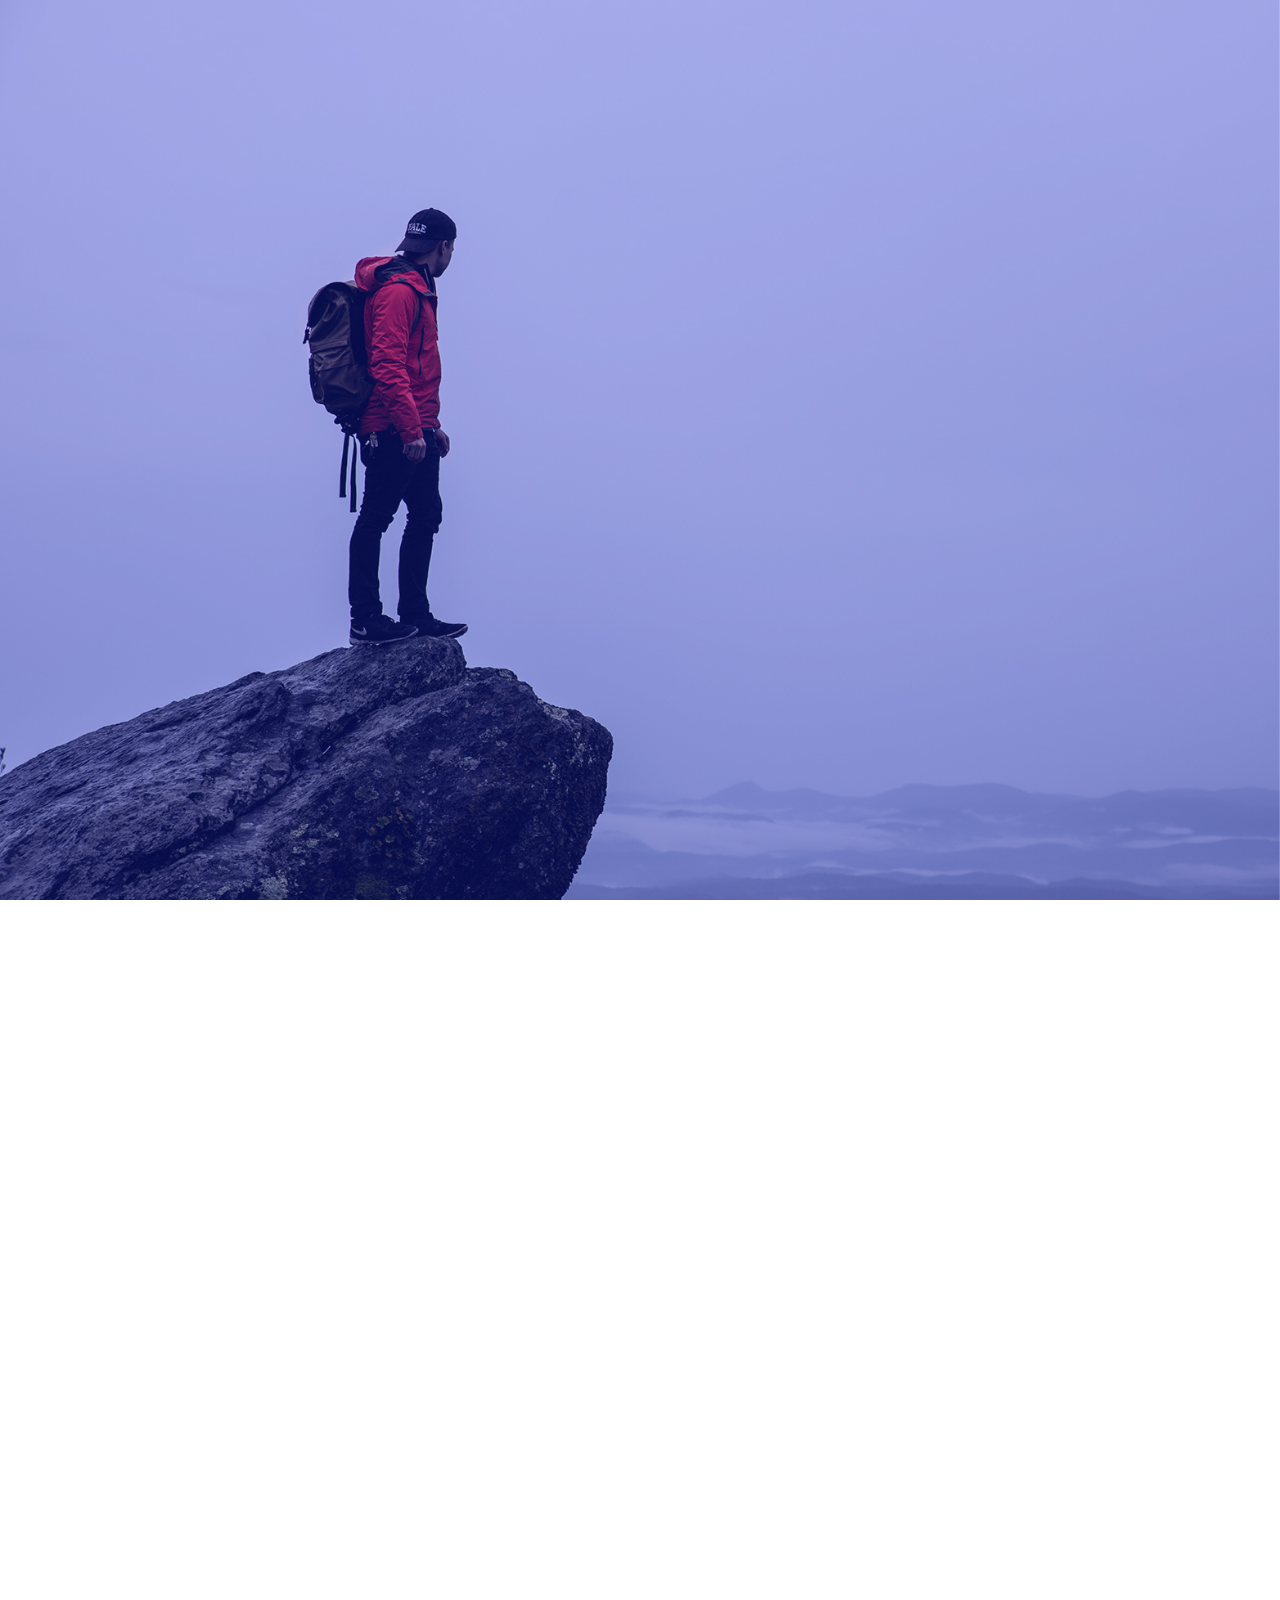
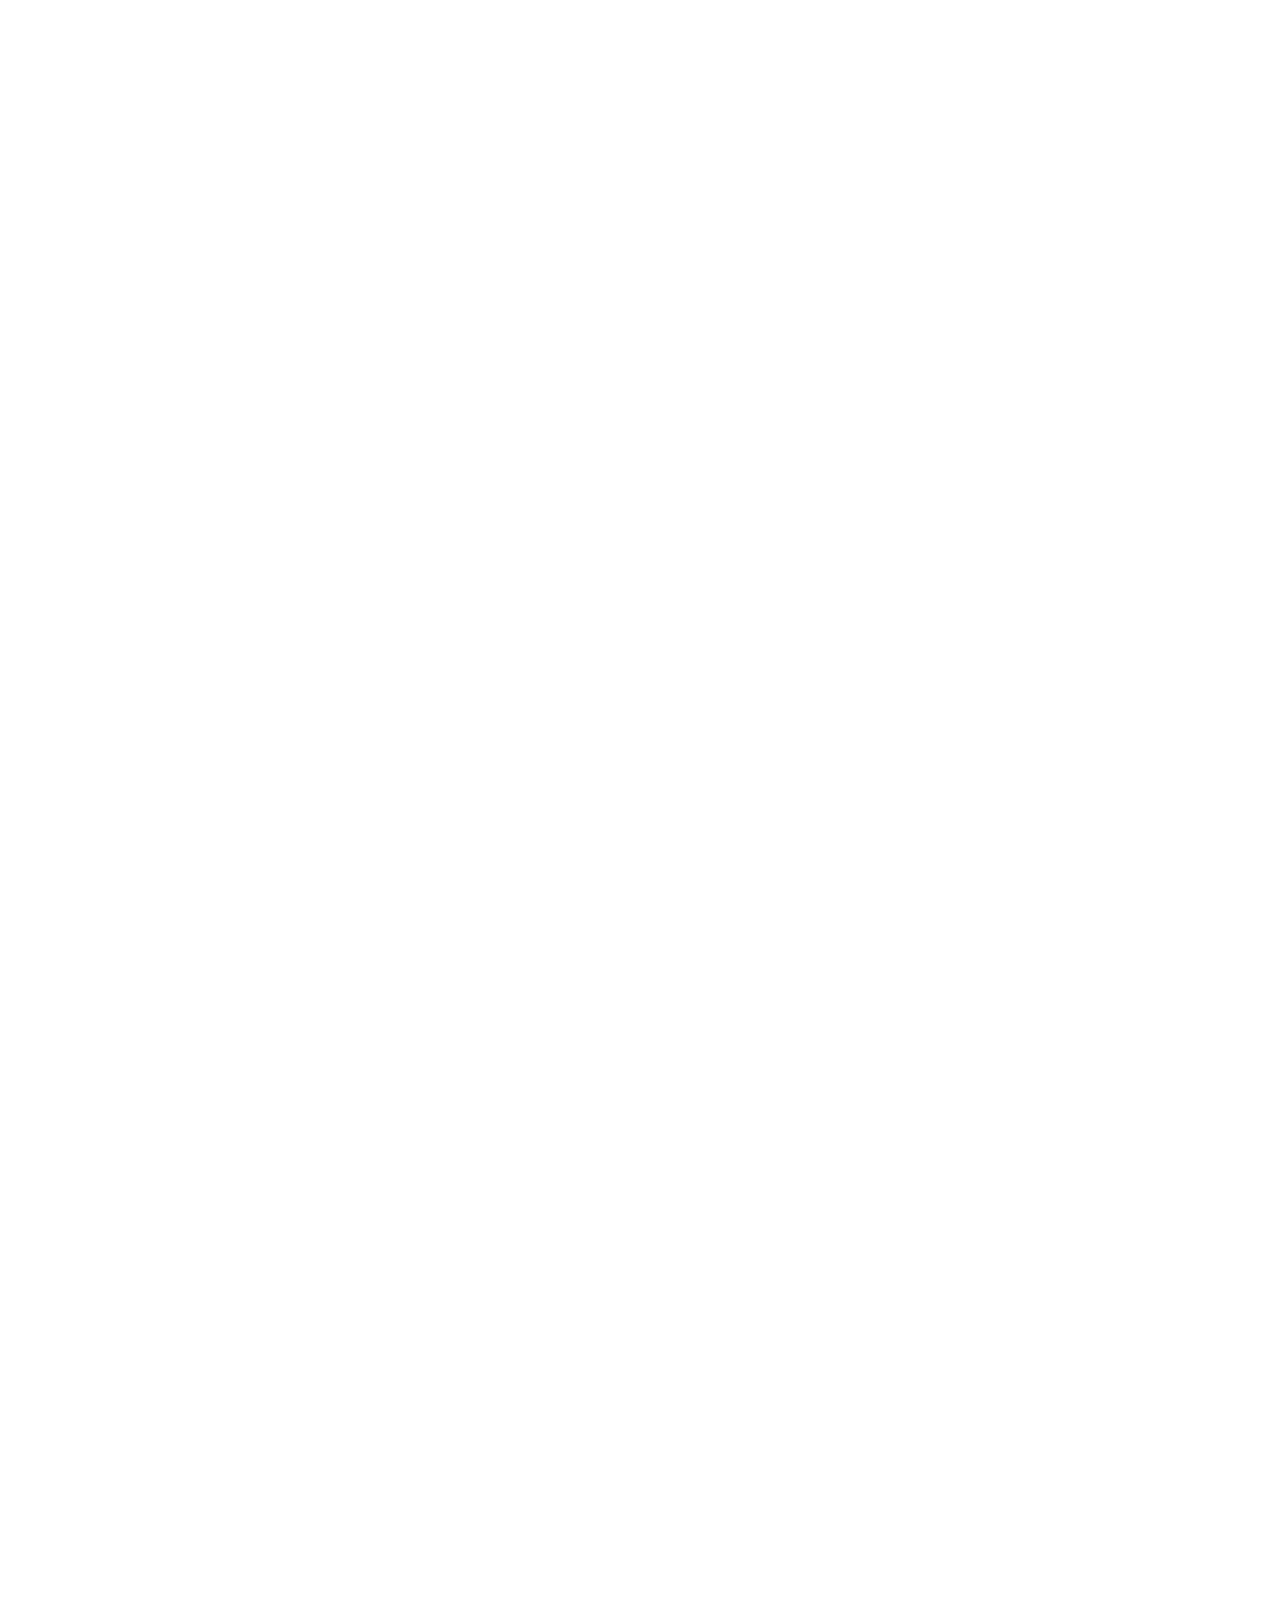
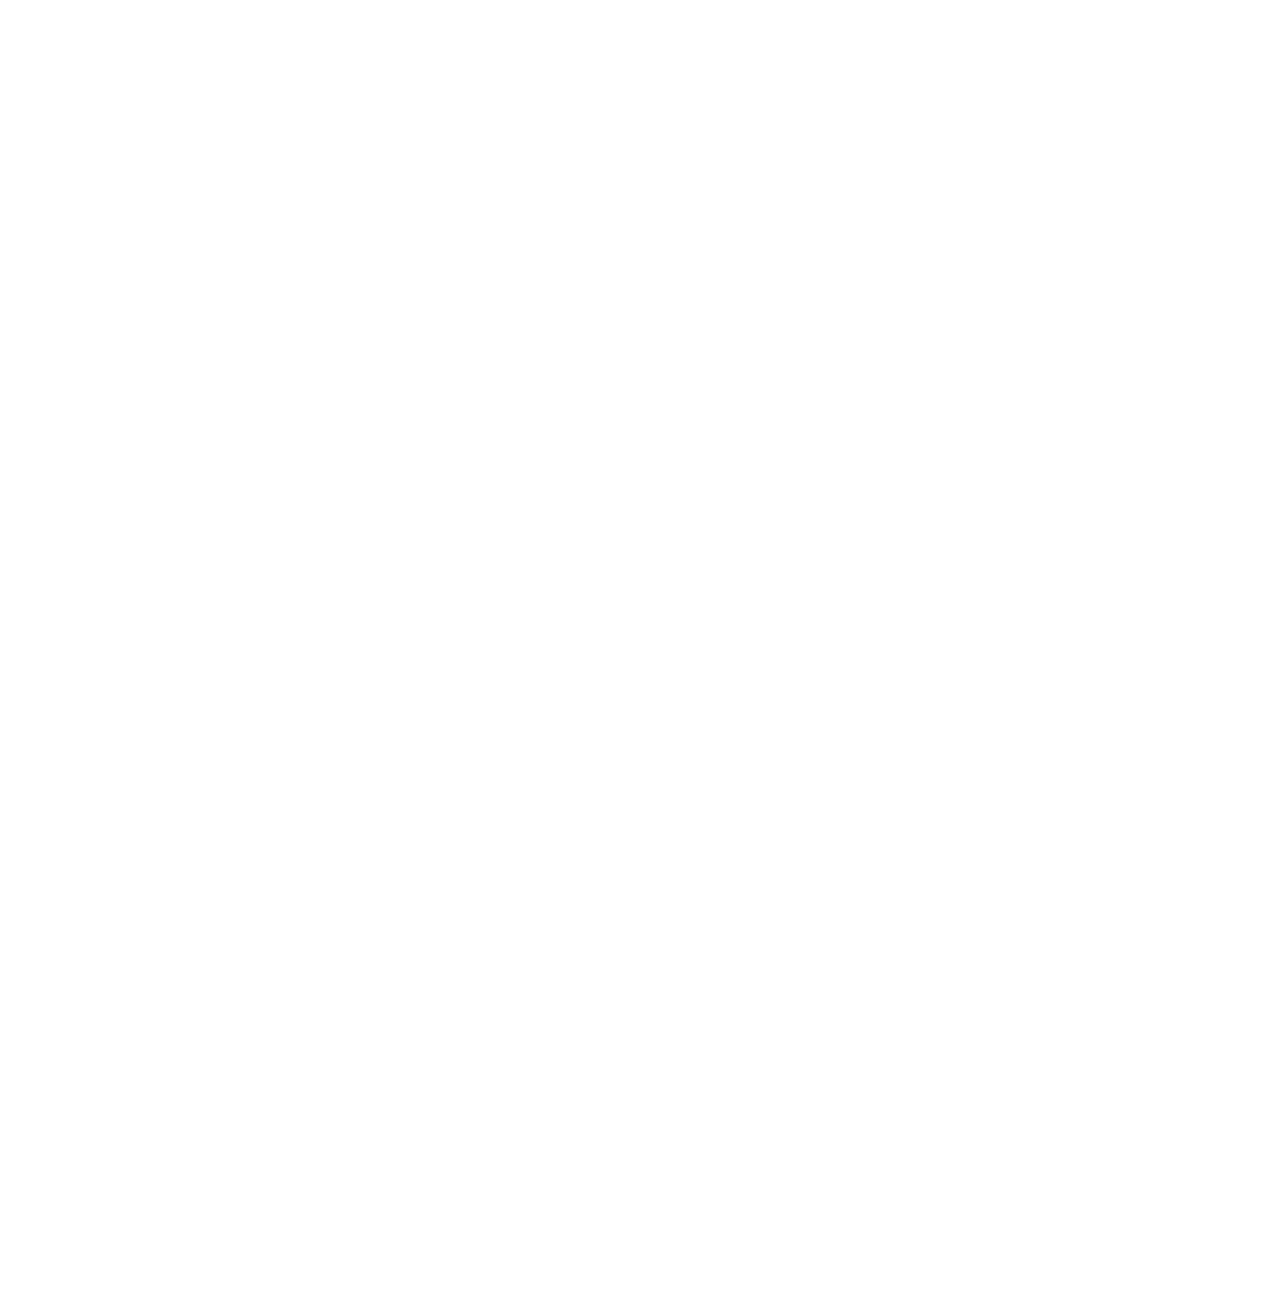
<file: _versions/v1/index.html>
<!doctype html>

<html lang="en">
   
   
    <head>
       
       
        <!-- META -->
        <meta charset="utf-8">
        <meta name="robots" content="noodp">
        <meta name="viewport" content="width=device-width, initial-scale=1, maximum-scale=1, user-scalable=no">
       
        <!-- PAGE TITLE -->
        <title>Ethan - Identity</title>
       
        <!-- FAVICON -->
        <link rel="shortcut icon" href="assets/img/favicon.png">
       
        <!-- FONTS -->
        <link href="https://fonts.googleapis.com/css?family=Poppins:300,400,500,600,700&amp;subset=latin-ext" rel="stylesheet">
       
        <!-- STYLESHEETS -->
        <link rel="stylesheet" type="text/css" href="assets/css/plugins.css">
        <link rel="stylesheet" type="text/css" href="assets/css/main.css">
        
        
    </head>

   
    <body>
    
       
        <!-- PRELOADER -->
        <div class="preloader">
           
            <div class="spinner"></div>
            
        </div>
        <!-- /PRELOADER -->
    
        
        <!-- IMAGE CONTAINER -->
        <div class="image-container">
           
            <div class="background-img"></div>

        </div>
        <!-- /IMAGE CONTAINER -->


        <!-- CONTENT AREA -->
        <div class="content-area">


            <!-- CONTENT AREA INNER --> 
            <div class="content-area-inner">


                <!-- INTRO -->
                <section id="intro">


                    <!-- CONTAINER MID -->
                    <div class="container-mid">

                       
                        <!-- ANIMATION CONTAINER -->
                        <div class="animation-container animation-fade-right" data-animation-delay="0">
                        
                            <h1>I’m Ethan Kruger and I design Stuff.</h1>
                        
                        </div>
                        <!-- /ANIMATION CONTAINER -->
                        
                        
                        <!-- ANIMATION CONTAINER -->
                        <div class="animation-container animation-fade-right" data-animation-delay="200">
                           
                            <a href="#about" class="smooth-scroll">Learn More<div class="circle"><i class="fa fa-angle-down" aria-hidden="true"></i><i class="fa fa-angle-down" aria-hidden="true"></i></div></a>
                            
                        </div>
                        <!-- /ANIMATION CONTAINER -->


                    </div>
                    <!-- /CONTAINER MID -->


                </section>
                <!-- /INTRO -->


                <!-- ABOUT -->
                <section id="about">


                    <h3 class="headline scroll-animated">About Me</h3>
                    
                    <p class="scroll-animated">Lorem ipsum dolor sit amet, consectetur adipiscing elit. Curabitur mattis magna ac justo tincidunt, nec rhoncus leo rutrum. Duis mattis, neque id consectetur gravida, ligula massa consequat mi, id ultricies massa mauris eu augue. Donec dictum diam vitae dui iaculis, vitae laoreet sem molestie. Suspendisse hendrerit interdum euismod.</p>

                    <p class="scroll-animated">In dui augue, pretium eget vulputate at, maximus eget augue. Vestibulum porttitor a nisl in rhoncus. Etiam libero est, pellentesque eleifend arcu at, congue gravida ex. Sed et nisl ultrices, mattis purus et, commodo quam. Etiam lacus est, faucibus ut mattis sed, mattis non enim. Maecenas elementum malesuada lorem, ut vestibulum erat iaculis non. Donec nec diam id dolor hendrerit sollicitudin.</p>
                    
                    
                    <!-- CLIENTS -->
                    <div class="row clients scroll-animated">
                        
                        
                        <div class="col-md-3 col-xs-6"><img class="img-responsive" src="assets/img/clients/client-1.png" alt="client"></div>
                        <div class="col-md-3 col-xs-6"><img class="img-responsive" src="assets/img/clients/client-2.png" alt="client"></div>
                        <div class="col-md-3 col-xs-6"><img class="img-responsive" src="assets/img/clients/client-3.png" alt="client"></div>
                        <div class="col-md-3 col-xs-6"><img class="img-responsive" src="assets/img/clients/client-4.png" alt="client"></div>
                        
                        
                    </div>
                    <!-- /CLIENTS -->


                </section>
                <!-- /ABOUT -->
                
                
                <!-- SERVICE -->
                <section id="service">


                    <h3 class="headline scroll-animated">Services</h3>
                    
                    
                    <!-- SERVICE LIST -->
                    <ul class="services-list">
                       
                       
                        <!-- SERVICE ITEM -->
                        <li class="service-item scroll-animated">
                           
                           
                            <button class="btn btn-primary collapsed" type="button" data-toggle="collapse" data-target="#collapse-item-1" aria-expanded="false">Webdesign</button>
                            
                            
                            <!-- COLLAPSE CONTENT -->
                            <div class="collapse" id="collapse-item-1">
                               
                               
                                <!-- COLLAPSE CONTENT INNER -->
                                <div class="well">
                                   
                                    <p> Lorem ipsum dolor sit amet, consectetur adipiscing elit. Curabitur mattis magna ac justo tincidunt, nec rhoncus leo rutrum. Duis mattis, neque id consectetur gravida, ligula massa consequat mi, id ultricies massa mauris eu augue. Donec dictum diam vitae dui iaculis, vitae laoreet sem molestie.</p>
                                    
                                </div>
                                <!-- /COLLAPSE CONTENT INNER -->
                                
                                
                            </div>
                            <!-- /COLLAPSE CONTENT -->
                            
                            
                        </li>
                        <!-- /SERVICE ITEM -->
                        
                        
                        <!-- SERVICE ITEM -->
                        <li class="service-item scroll-animated">
                           
                           
                            <button class="btn btn-primary collapsed" type="button" data-toggle="collapse" data-target="#collapse-item-2" aria-expanded="false">Marketing</button>
                            
                            
                            <!-- COLLAPSE CONTENT -->
                            <div class="collapse" id="collapse-item-2">
                               
                               
                                <!-- COLLAPSE CONTENT INNER -->
                                <div class="well">
                                   
                                    <p> Lorem ipsum dolor sit amet, consectetur adipiscing elit. Curabitur mattis magna ac justo tincidunt, nec rhoncus leo rutrum. Duis mattis, neque id consectetur gravida, ligula massa consequat mi, id ultricies massa mauris eu augue. Donec dictum diam vitae dui iaculis, vitae laoreet sem molestie.</p>
                                    
                                </div>
                                <!-- /COLLAPSE CONTENT INNER -->
                                
                                
                            </div>
                            <!-- /COLLAPSE CONTENT -->
                            
                            
                        </li>
                        <!-- /SERVICE ITEM -->
                        
                        
                        <!-- SERVICE ITEM -->
                        <li class="service-item scroll-animated">
                           
                           
                            <button class="btn btn-primary collapsed" type="button" data-toggle="collapse" data-target="#collapse-item-3" aria-expanded="false">Analytics</button>
                            
                            
                            <!-- COLLAPSE CONTENT -->
                            <div class="collapse" id="collapse-item-3">
                               
                               
                                <!-- COLLAPSE CONTENT INNER -->
                                <div class="well">
                                   
                                    <p> Lorem ipsum dolor sit amet, consectetur adipiscing elit. Curabitur mattis magna ac justo tincidunt, nec rhoncus leo rutrum. Duis mattis, neque id consectetur gravida, ligula massa consequat mi, id ultricies massa mauris eu augue. Donec dictum diam vitae dui iaculis, vitae laoreet sem molestie.</p>
                                    
                                </div>
                                <!-- /COLLAPSE CONTENT INNER -->
                                
                                
                            </div>
                            <!-- /COLLAPSE CONTENT -->
                            
                            
                        </li>
                        <!-- /SERVICE ITEM -->
                        
                        
                        <!-- SERVICE ITEM -->
                        <li class="service-item scroll-animated">
                           
                           
                            <button class="btn btn-primary collapsed" type="button" data-toggle="collapse" data-target="#collapse-item-4" aria-expanded="false">UI &amp; UX Design</button>
                            
                            
                            <!-- COLLAPSE CONTENT -->
                            <div class="collapse" id="collapse-item-4">
                               
                               
                                <!-- COLLAPSE CONTENT INNER -->
                                <div class="well">
                                   
                                    <p> Lorem ipsum dolor sit amet, consectetur adipiscing elit. Curabitur mattis magna ac justo tincidunt, nec rhoncus leo rutrum. Duis mattis, neque id consectetur gravida, ligula massa consequat mi, id ultricies massa mauris eu augue. Donec dictum diam vitae dui iaculis, vitae laoreet sem molestie.</p>
                                    
                                </div>
                                <!-- /COLLAPSE CONTENT INNER -->
                                
                                
                            </div>
                            <!-- /COLLAPSE CONTENT -->
                            
                            
                        </li>
                        <!-- /SERVICE ITEM -->
                        
                        
                    </ul>
                    <!-- /SERVICE LIST -->


                </section>
                <!-- /SERVICE -->
                
                
                <!-- WORK -->
                <section id="work">


                    <h3 class="headline scroll-animated">Latest Work</h3>
                    
                    
                    <!-- SHOWCASE -->
                    <div class="showcase">
                       
                       
                        <!-- ITEM -->
                        <div class="item scroll-animated">
                          
                          
                            <!-- LIGHTBOX LINK -->
                            <a href="#" data-featherlight="#item-1-lightbox">
                            
                            
                                <!-- INFO -->
                                <div class="info">


                                    <!-- CONTAINER MID -->
                                    <div class="container-mid">

                                        <h5>Petron</h5>
                                        <p>Web Design</p>

                                    </div>
                                    <!-- /CONTAINER MID -->


                                </div>
                                <!-- /INFO -->


                                <div class="background-image" style="background-image: url(assets/img/work/item-1.jpg)"></div>

                           
                            </a>
                            <!-- /LIGHTBOX LINK -->
                            
                            
                            <!-- LIGHTBOX -->
                            <div id="item-1-lightbox" class="work-lightbox">
                               
                               
                                <img class="img-responsive" src="assets/img/work/item-1.jpg" alt="image">
                                
                                <h3>Petron</h3>
                                <p class="subline">Web Design</p>
                                
                                <p>Lorem ipsum dolor sit amet, consectetur adipiscing elit. Etiam semper faucibus eros, quis imperdiet sapien. Nam sodales nec risus nec interdum. Proin lobortis, ex condimentum ultricies eleifend, nisl nunc sollicitudin odio, eget egestas est turpis et metus. In non ligula quis mauris rutrum porta.</p>
                                
                                <p>Integer scelerisque et orci in maximus. Nullam ac finibus nisi. Sed libero tellus, fringilla in posuere vitae, sollicitudin consectetur odio. Morbi pharetra tortor quis risus hendrerit, ut tincidunt arcu vehicula. Integer consequat lorem nisl, sit amet euismod libero fringilla placerat. Proin semper consequat ultricies. Vivamus condimentum tortor ac quam tristique, eget rhoncus arcu suscipit.</p>
                                
                                
                            </div>
                            <!-- /LIGHTBOX -->
                            
                            
                        </div>
                        <!-- /ITEM -->
                        
                        
                        <!-- ITEM -->
                        <div class="item scroll-animated">
                          
                          
                            <!-- LIGHTBOX LINK -->
                            <a href="#" data-featherlight="#item-2-lightbox">
                            
                            
                                <!-- INFO -->
                                <div class="info">


                                    <!-- CONTAINER MID -->
                                    <div class="container-mid">

                                        <h5>Surf 71</h5>
                                        <p>Product Design</p>

                                    </div>
                                    <!-- /CONTAINER MID -->


                                </div>
                                <!-- /INFO -->


                                <div class="background-image" style="background-image: url(assets/img/work/item-2.jpg)"></div>

                           
                            </a>
                            <!-- /LIGHTBOX LINK -->
                            
                            
                            <!-- LIGHTBOX -->
                            <div id="item-2-lightbox" class="work-lightbox">
                               
                               
                                <img class="img-responsive" src="assets/img/work/item-2.jpg" alt="image">
                                
                                <h3>Surf 71</h3>
                                <p class="subline">Product Design</p>
                                
                                <p>Lorem ipsum dolor sit amet, consectetur adipiscing elit. Etiam semper faucibus eros, quis imperdiet sapien. Nam sodales nec risus nec interdum. Proin lobortis, ex condimentum ultricies eleifend, nisl nunc sollicitudin odio, eget egestas est turpis et metus. In non ligula quis mauris rutrum porta.</p>
                                
                                <p>Integer scelerisque et orci in maximus. Nullam ac finibus nisi. Sed libero tellus, fringilla in posuere vitae, sollicitudin consectetur odio. Morbi pharetra tortor quis risus hendrerit, ut tincidunt arcu vehicula. Integer consequat lorem nisl, sit amet euismod libero fringilla placerat. Proin semper consequat ultricies. Vivamus condimentum tortor ac quam tristique, eget rhoncus arcu suscipit.</p>
                                
                                
                            </div>
                            <!-- /LIGHTBOX -->
                            
                            
                        </div>
                        <!-- /ITEM -->
                        
                        
                        <!-- ITEM -->
                        <div class="item scroll-animated">
                          
                          
                            <!-- LIGHTBOX LINK -->
                            <a href="#" data-featherlight="#item-3-lightbox">
                            
                            
                                <!-- INFO -->
                                <div class="info">


                                    <!-- CONTAINER MID -->
                                    <div class="container-mid">

                                        <h5>Game Nation</h5>
                                        <p>Marketing</p>

                                    </div>
                                    <!-- /CONTAINER MID -->


                                </div>
                                <!-- /INFO -->


                                <div class="background-image" style="background-image: url(assets/img/work/item-3.jpg)"></div>

                           
                            </a>
                            <!-- /LIGHTBOX LINK -->
                            
                            
                            <!-- LIGHTBOX -->
                            <div id="item-3-lightbox" class="work-lightbox">
                               
                               
                                <img class="img-responsive" src="assets/img/work/item-3.jpg" alt="image">
                                
                                <h3>Game Nation</h3>
                                <p class="subline">Marketing</p>
                                
                                <p>Lorem ipsum dolor sit amet, consectetur adipiscing elit. Etiam semper faucibus eros, quis imperdiet sapien. Nam sodales nec risus nec interdum. Proin lobortis, ex condimentum ultricies eleifend, nisl nunc sollicitudin odio, eget egestas est turpis et metus. In non ligula quis mauris rutrum porta.</p>
                                
                                <p>Integer scelerisque et orci in maximus. Nullam ac finibus nisi. Sed libero tellus, fringilla in posuere vitae, sollicitudin consectetur odio. Morbi pharetra tortor quis risus hendrerit, ut tincidunt arcu vehicula. Integer consequat lorem nisl, sit amet euismod libero fringilla placerat. Proin semper consequat ultricies. Vivamus condimentum tortor ac quam tristique, eget rhoncus arcu suscipit.</p>
                                
                                
                            </div>
                            <!-- /LIGHTBOX -->
                            
                            
                        </div>
                        <!-- /ITEM -->
                        
                        
                        <!-- ITEM -->
                        <div class="item scroll-animated">
                          
                          
                            <!-- LIGHTBOX LINK -->
                            <a href="#" data-featherlight="#item-4-lightbox">
                            
                            
                                <!-- INFO -->
                                <div class="info">


                                    <!-- CONTAINER MID -->
                                    <div class="container-mid">

                                        <h5>Cronomax</h5>
                                        <p>UI/UX DESIGN</p>

                                    </div>
                                    <!-- /CONTAINER MID -->


                                </div>
                                <!-- /INFO -->


                                <div class="background-image" style="background-image: url(assets/img/work/item-4.jpg)"></div>

                           
                            </a>
                            <!-- /LIGHTBOX LINK -->
                            
                            
                            <!-- LIGHTBOX -->
                            <div id="item-4-lightbox" class="work-lightbox">
                               
                               
                                <img class="img-responsive" src="assets/img/work/item-4.jpg" alt="image">
                                
                                <h3>Cronomax</h3>
                                <p class="subline">UI/UX DESIGN</p>
                                
                                <p>Lorem ipsum dolor sit amet, consectetur adipiscing elit. Etiam semper faucibus eros, quis imperdiet sapien. Nam sodales nec risus nec interdum. Proin lobortis, ex condimentum ultricies eleifend, nisl nunc sollicitudin odio, eget egestas est turpis et metus. In non ligula quis mauris rutrum porta.</p>
                                
                                <p>Integer scelerisque et orci in maximus. Nullam ac finibus nisi. Sed libero tellus, fringilla in posuere vitae, sollicitudin consectetur odio. Morbi pharetra tortor quis risus hendrerit, ut tincidunt arcu vehicula. Integer consequat lorem nisl, sit amet euismod libero fringilla placerat. Proin semper consequat ultricies. Vivamus condimentum tortor ac quam tristique, eget rhoncus arcu suscipit.</p>
                                
                                
                            </div>
                            <!-- /LIGHTBOX -->
                            
                            
                        </div>
                        <!-- /ITEM -->
                        
                        
                    </div>
                    <!-- /SHOWCASE -->


                </section>
                <!-- /WORK -->
                
                
                <!-- CONTACT -->
                <section id="contact">


                    <h3 class="headline scroll-animated">Contact Me</h3>
                    
                    
                    <!-- CONTACT FORM --> 
                    <form id="contact-form" action="assets/php/contact.php" method="post">

                       
                        <input id="contact-form-name" type="text" name="name" class="form-control scroll-animated" placeholder="* Your Name">
                        
                        <input id="contact-form-email" type="text" name="email" class="form-control scroll-animated" placeholder="* Your Email">
                        
                        <!-- PHANTOM ELEMENT ( HONEYPOT CAPTCHA FOR SECURITY ) -->
                        <div class="fhp-input"><input id="contact-form-company" type="text" name="company" class="form-control"></div>
                        <!-- /PHANTOM ELEMENT ( HONEYPOT CAPTCHA FOR SECURITY ) -->
                        
                        <textarea id="contact-form-message" name="message" class="form-control scroll-animated" placeholder="* Your Message"></textarea>
                        
                        <button type="submit" class="form-control scroll-animated">Send Message<div class="circle"><i class="fa fa-angle-right" aria-hidden="true"></i><i class="fa fa-angle-right" aria-hidden="true"></i></div></button>
                        
                        <div class="success-message"><i class="fa fa-check" aria-hidden="true"></i>The Email was Sent Successfully!</div>

                   
                    </form>
                    <!-- /CONTACT FORM --> 


                </section>
                <!-- /CONTACT -->
                
                
                <!-- FOOTER -->
                <section id="footer">
                
                   
                    <!-- SOCIAL ICONS -->
                    <ul class="social-icons scroll-animated">
                       
                       
                        <li><a href="#"><i class="fa fa-facebook" aria-hidden="true"></i><i class="fa fa-facebook" aria-hidden="true"></i></a></li>
                        <li><a href="#"><i class="fa fa-twitter" aria-hidden="true"></i><i class="fa fa-twitter" aria-hidden="true"></i></a></li>
                        <li><a href="#"><i class="fa fa-google-plus" aria-hidden="true"></i><i class="fa fa-google-plus" aria-hidden="true"></i></a></li>
                        <li><a href="#"><i class="fa fa-linkedin" aria-hidden="true"></i><i class="fa fa-linkedin" aria-hidden="true"></i></a></li>
                        
                        
                    </ul>
                    <!-- /SOCIAL ICONS -->
                    

                    <p class="scroll-animated">© 2017 Your Brand | Design by <a href="https://templatefoundation.com">Template Foundation</a></p>


                </section>
                <!-- /FOOTER -->


            </div>
            <!-- /CONTENT AREA INNER -->


        </div>
        <!-- /CONTENT AREA -->
        
        
        <!-- JAVASCRIPTS -->
        <script type="text/javascript" src="assets/js/plugins.js"></script>
        <script type="text/javascript" src="assets/js/main.js"></script>
   
   
    </body> 
    
    
</html>
</file>
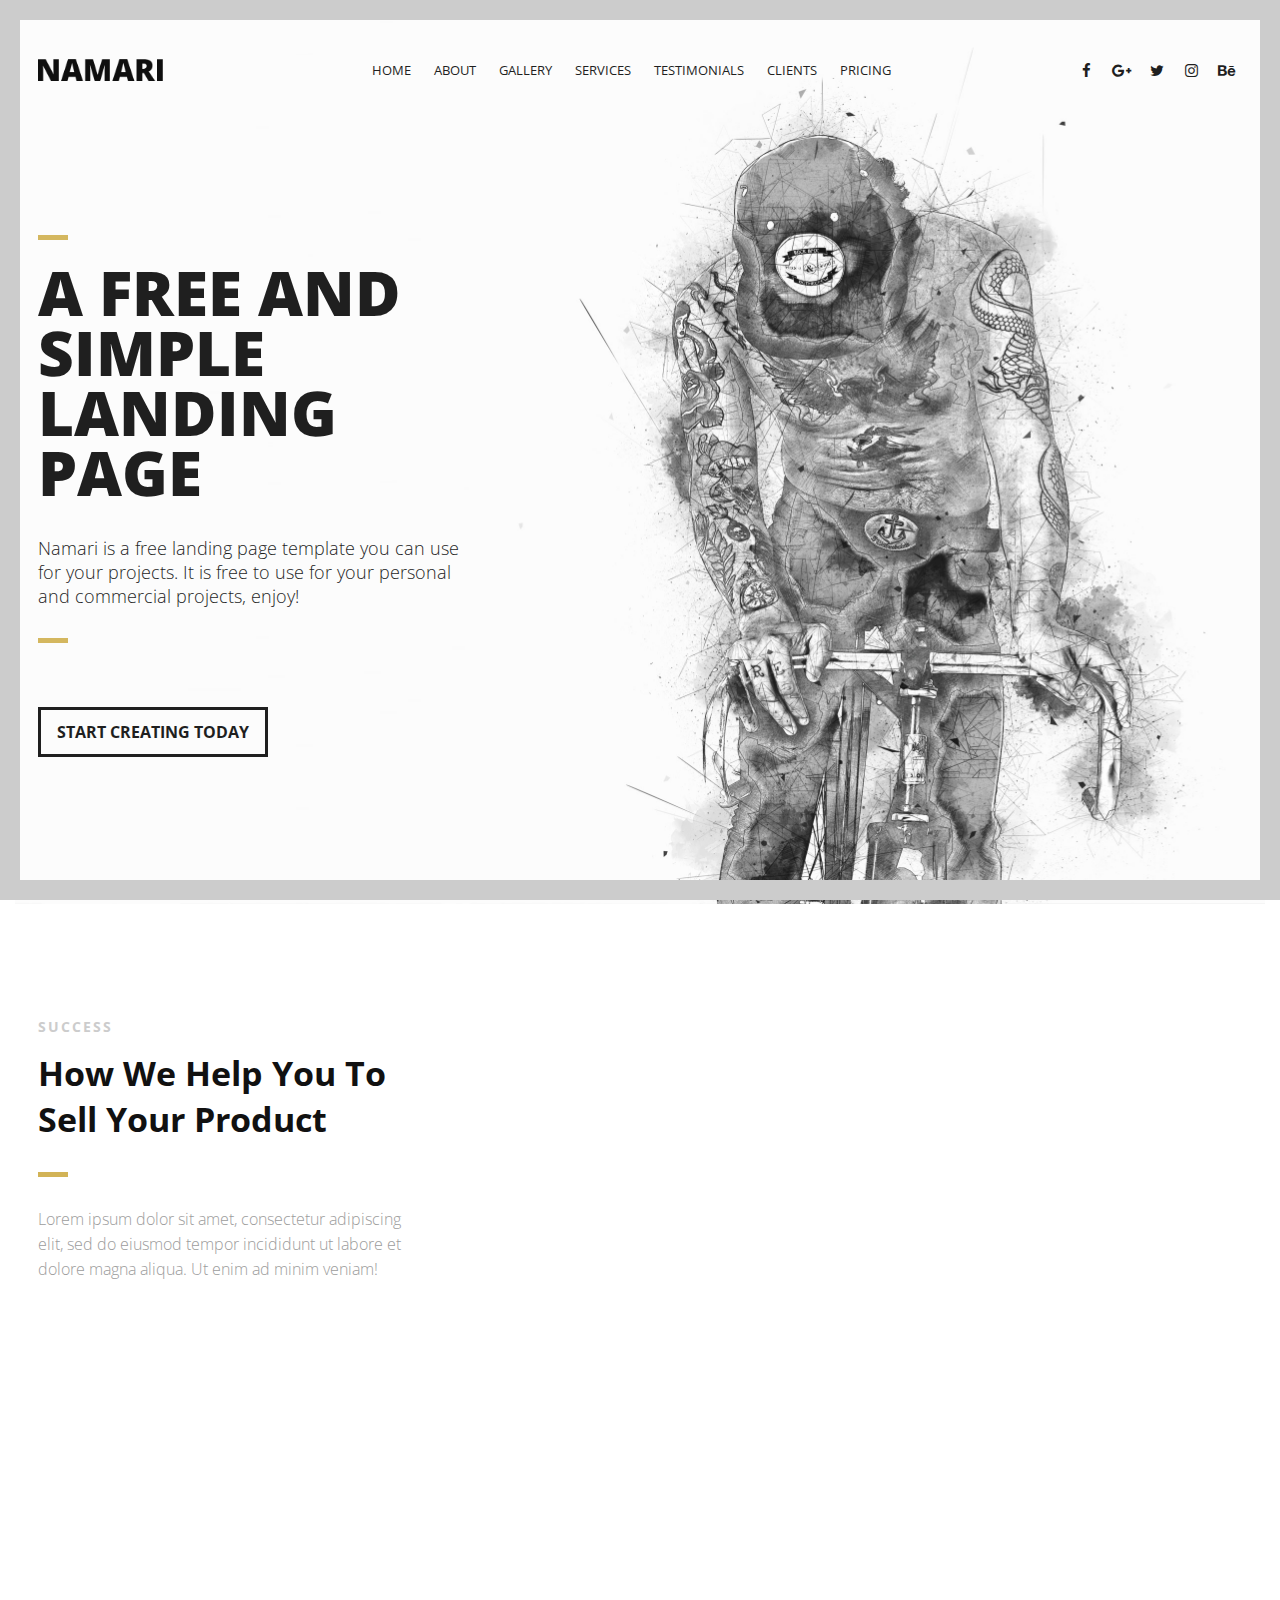
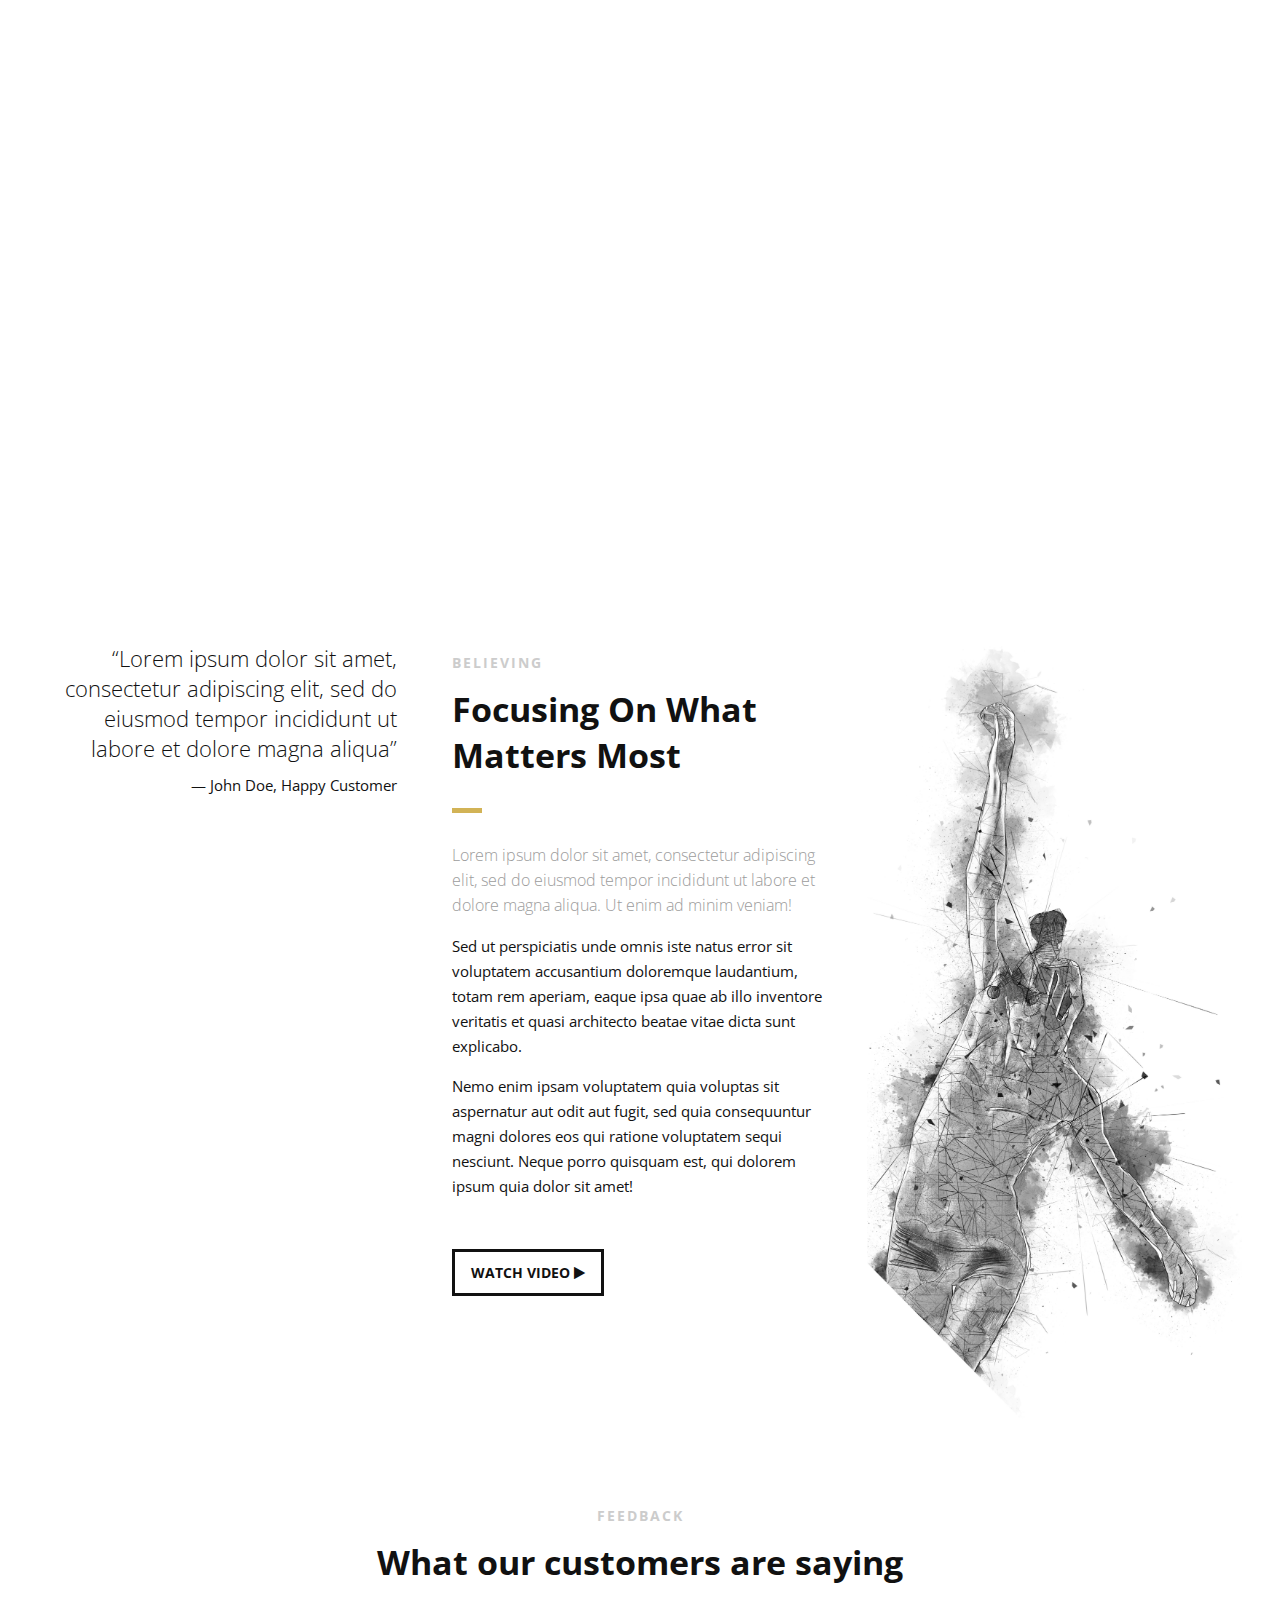
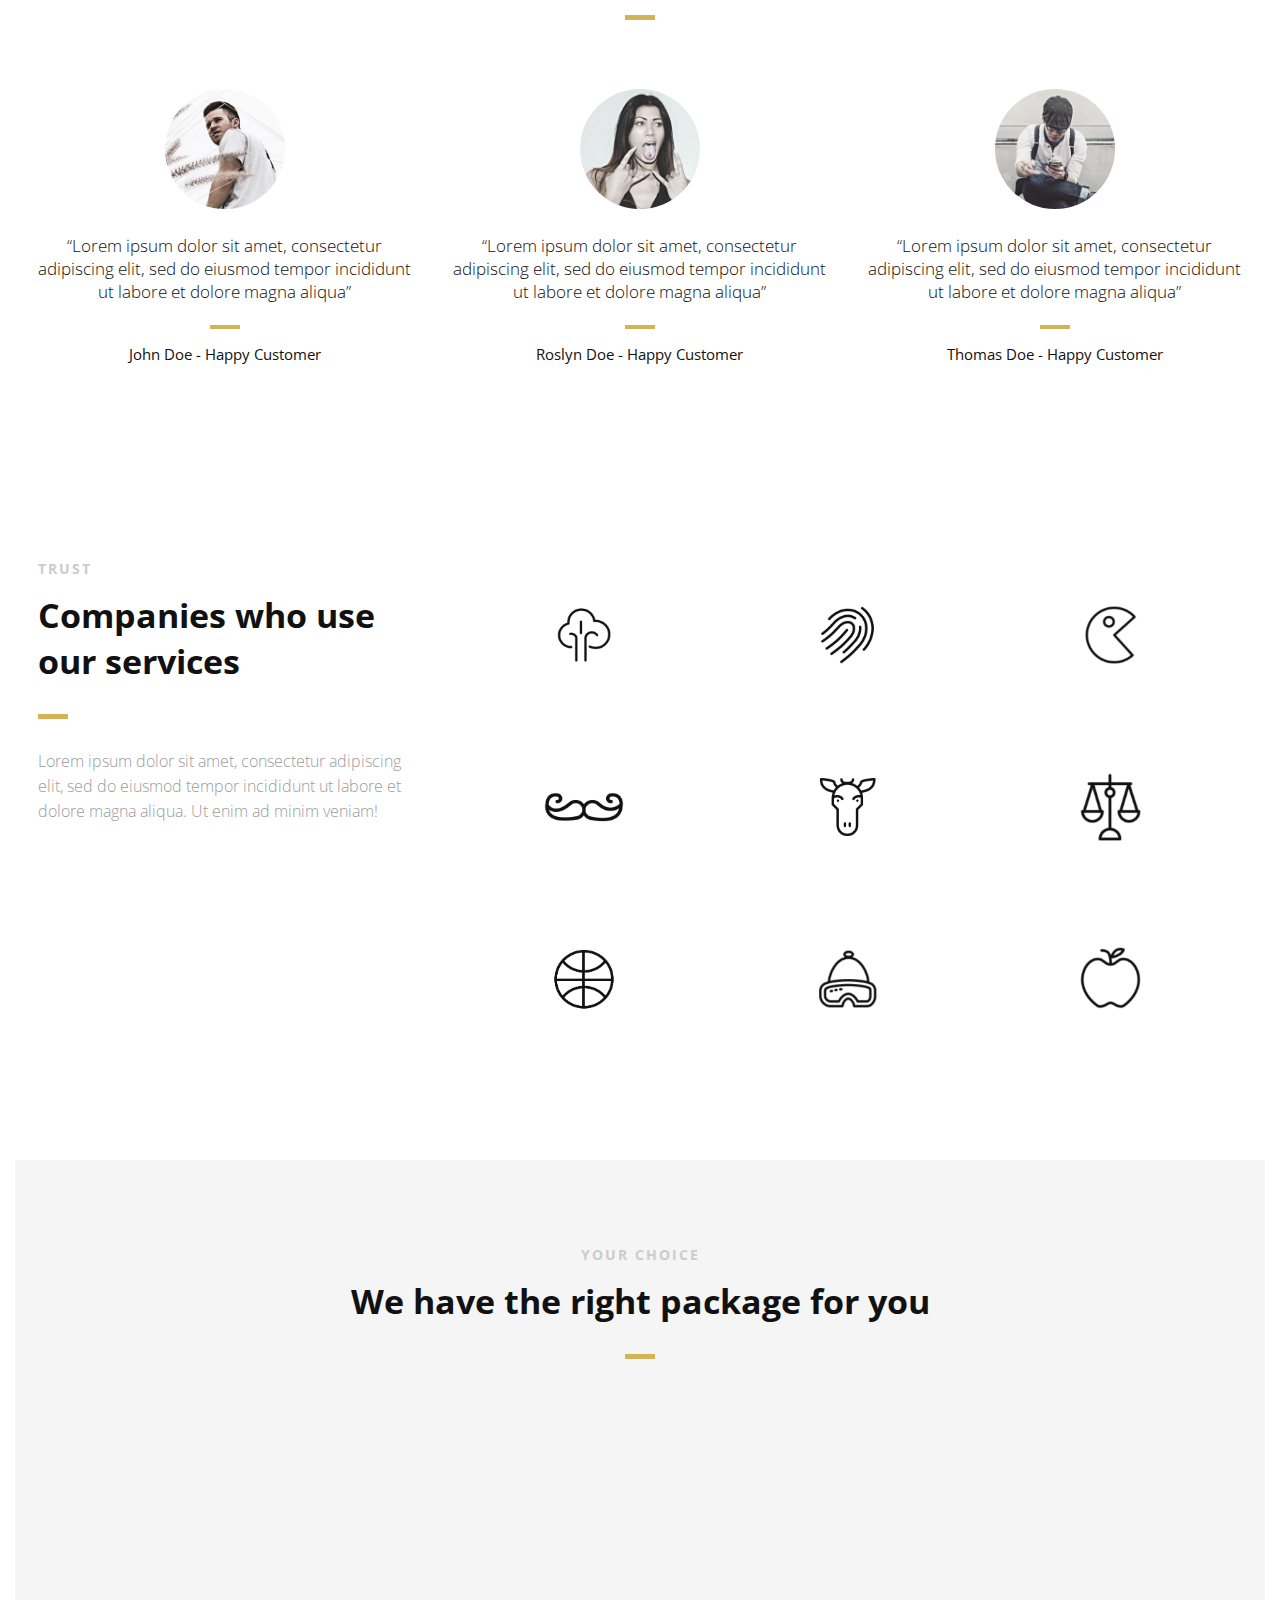
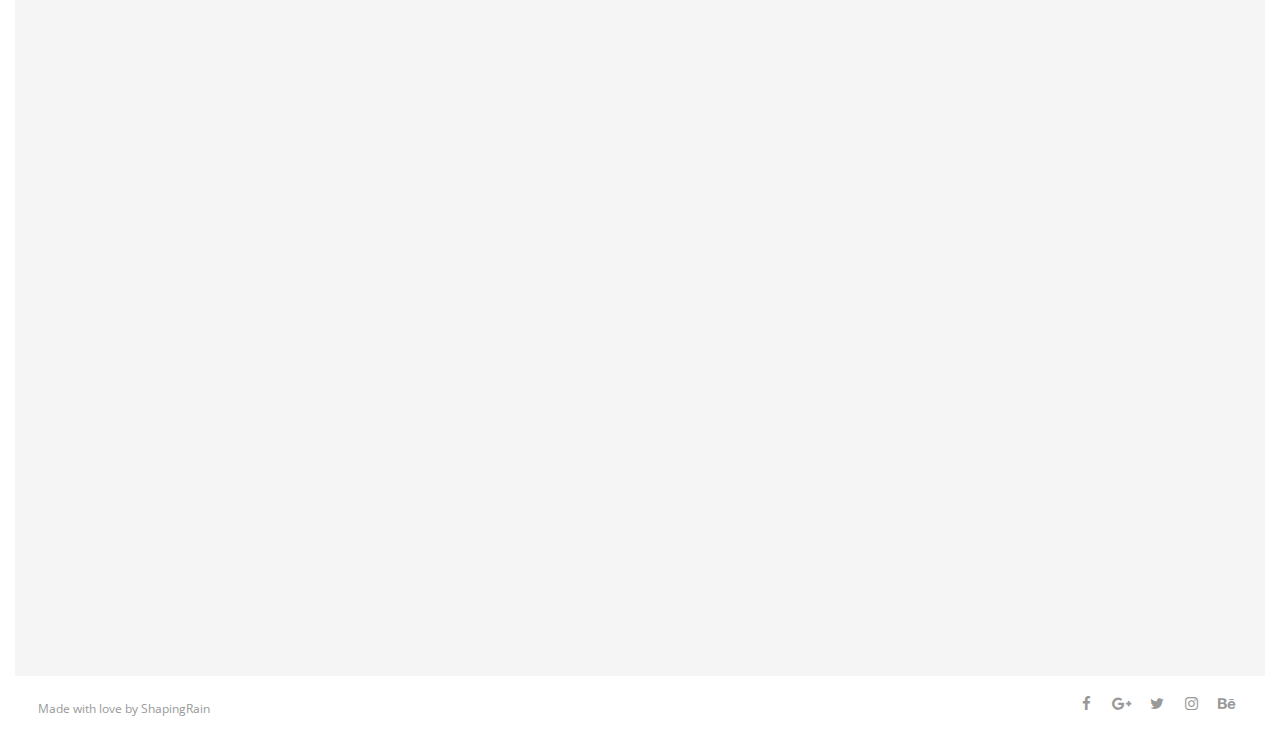
<file: _versions/v2/index.html>
<!DOCTYPE html>
<html>
<head lang="en">
    <meta charset="UTF-8">

    <!--Page Title-->
    <title>Namari - Free Landing Page Template</title>

    <!--Meta Keywords and Description-->
    <meta name="keywords" content="">
    <meta name="description" content="">
    <meta name="viewport" content="width=device-width, initial-scale=1.0, user-scalable=no"/>

    <!--Favicon-->
    <link rel="shortcut icon" href="images/favicon.ico" title="Favicon"/>

    <!-- Main CSS Files -->
    <link rel="stylesheet" href="css/style.css">

    <!-- Namari Color CSS -->
    <link rel="stylesheet" href="css/namari-color.css">

    <!--Icon Fonts - Font Awesome Icons-->
    <link rel="stylesheet" href="css/font-awesome.min.css">

    <!-- Animate CSS-->
    <link href="css/animate.css" rel="stylesheet" type="text/css">

    <!--Google Webfonts-->
    <link href='https://fonts.googleapis.com/css?family=Open+Sans:400,300,600,700,800' rel='stylesheet' type='text/css'>
</head>
<body>

<!-- Preloader -->
<div id="preloader">
    <div id="status" class="la-ball-triangle-path">
        <div></div>
        <div></div>
        <div></div>
    </div>
</div>
<!--End of Preloader-->

<div class="page-border" data-wow-duration="0.7s" data-wow-delay="0.2s">
    <div class="top-border wow fadeInDown animated" style="visibility: visible; animation-name: fadeInDown;"></div>
    <div class="right-border wow fadeInRight animated" style="visibility: visible; animation-name: fadeInRight;"></div>
    <div class="bottom-border wow fadeInUp animated" style="visibility: visible; animation-name: fadeInUp;"></div>
    <div class="left-border wow fadeInLeft animated" style="visibility: visible; animation-name: fadeInLeft;"></div>
</div>

<div id="wrapper">

    <header id="banner" class="scrollto clearfix" data-enllax-ratio=".5">
        <div id="header" class="nav-collapse">
            <div class="row clearfix">
                <div class="col-1">

                    <!--Logo-->
                    <div id="logo">

                        <!--Logo that is shown on the banner-->
                        <img src="images/logo.png" id="banner-logo" alt="Landing Page"/>
                        <!--End of Banner Logo-->

                        <!--The Logo that is shown on the sticky Navigation Bar-->
                        <img src="images/logo-2.png" id="navigation-logo" alt="Landing Page"/>
                        <!--End of Navigation Logo-->

                    </div>
                    <!--End of Logo-->

                    <aside>

                        <!--Social Icons in Header-->
                        <ul class="social-icons">
                            <li>
                                <a target="_blank" title="Facebook" href="https://www.facebook.com/username">
                                    <i class="fa fa-facebook fa-1x"></i><span>Facebook</span>
                                </a>
                            </li>
                            <li>
                                <a target="_blank" title="Google+" href="http://google.com/+username">
                                    <i class="fa fa-google-plus fa-1x"></i><span>Google+</span>
                                </a>
                            </li>
                            <li>
                                <a target="_blank" title="Twitter" href="http://www.twitter.com/username">
                                    <i class="fa fa-twitter fa-1x"></i><span>Twitter</span>
                                </a>
                            </li>
                            <li>
                                <a target="_blank" title="Instagram" href="http://www.instagram.com/username">
                                    <i class="fa fa-instagram fa-1x"></i><span>Instagram</span>
                                </a>
                            </li>
                            <li>
                                <a target="_blank" title="behance" href="http://www.behance.net">
                                    <i class="fa fa-behance fa-1x"></i><span>Behance</span>
                                </a>
                            </li>
                        </ul>
                        <!--End of Social Icons in Header-->

                    </aside>

                    <!--Main Navigation-->
                    <nav id="nav-main">
                        <ul>
                            <li>
                                <a href="#banner">Home</a>
                            </li>
                            <li>
                                <a href="#about">About</a>
                            </li>
                            <li>
                                <a href="#gallery">Gallery</a>
                            </li>
                            <li>
                                <a href="#services">Services</a>
                            </li>
                            <li>
                                <a href="#testimonials">Testimonials</a>
                            </li>
                            <li>
                                <a href="#clients">Clients</a>
                            </li>
                            <li>
                                <a href="#pricing">Pricing</a>
                            </li>
                        </ul>
                    </nav>
                    <!--End of Main Navigation-->

                    <div id="nav-trigger"><span></span></div>
                    <nav id="nav-mobile"></nav>

                </div>
            </div>
        </div><!--End of Header-->

        <!--Banner Content-->
        <div id="banner-content" class="row clearfix">

            <div class="col-38">

                <div class="section-heading">
                    <h1>A FREE AND SIMPLE LANDING PAGE</h1>
                    <h2>Namari is a free landing page template you can use for your projects. It is free to use for your
                        personal and commercial projects, enjoy!</h2>
                </div>

                <!--Call to Action-->
                <a href="#" class="button">START CREATING TODAY</a>
                <!--End Call to Action-->

            </div>

        </div><!--End of Row-->
    </header>

    <!--Main Content Area-->
    <main id="content">

        <!--Introduction-->
        <section id="about" class="introduction scrollto">

            <div class="row clearfix">

                <div class="col-3">
                    <div class="section-heading">
                        <h3>SUCCESS</h3>
                        <h2 class="section-title">How We Help You To Sell Your Product</h2>
                        <p class="section-subtitle">Lorem ipsum dolor sit amet, consectetur adipiscing elit, sed do
                            eiusmod tempor incididunt ut labore et dolore magna aliqua. Ut enim ad minim veniam!</p>
                    </div>

                </div>

                <div class="col-2-3">

                    <!--Icon Block-->
                    <div class="col-2 icon-block icon-top wow fadeInUp" data-wow-delay="0.1s">
                        <!--Icon-->
                        <div class="icon">
                            <i class="fa fa-html5 fa-2x"></i>
                        </div>
                        <!--Icon Block Description-->
                        <div class="icon-block-description">
                            <h4>HTML5 &amp; CSS3</h4>
                            <p>Has ne tritani atomorum conclusionemque, in dolorum volumus cotidieque eum. At vis choro
                                neglegentur iudico</p>
                        </div>
                    </div>
                    <!--End of Icon Block-->

                    <!--Icon Block-->
                    <div class="col-2 icon-block icon-top wow fadeInUp" data-wow-delay="0.3s">
                        <!--Icon-->
                        <div class="icon">
                            <i class="fa fa-bolt fa-2x"></i>
                        </div>
                        <!--Icon Block Description-->
                        <div class="icon-block-description">
                            <h4>Easy to Use</h4>
                            <p>Cu vero ipsum vim, doctus facilisi sea in. Eam ex falli honestatis repudiandae, sit
                                detracto mediocrem disputationi</p>
                        </div>
                    </div>
                    <!--End of Icon Block-->

                    <!--Icon Block-->
                    <div class="col-2 icon-block icon-top wow fadeInUp" data-wow-delay="0.5s">
                        <!--Icon-->
                        <div class="icon">
                            <i class="fa fa-tablet fa-2x"></i>
                        </div>
                        <!--Icon Block Description-->
                        <div class="icon-block-description">
                            <h4>Fully Responsive</h4>
                            <p>Id porro tritani recusabo usu, eum intellegam consequuntur et. Fugit debet ea sit, an pro
                                nemore vivendum</p>
                        </div>
                    </div>
                    <!--End of Icon Block-->

                    <!--Icon Block-->
                    <div class="col-2 icon-block icon-top wow fadeInUp" data-wow-delay="0.5s">
                        <!--Icon-->
                        <div class="icon">
                            <i class="fa fa-rocket fa-2x"></i>
                        </div>
                        <!--Icon Block Description-->
                        <div class="icon-block-description">
                            <h4>Parallax Effect</h4>
                            <p>Id porro tritani recusabo usu, eum intellegam consequuntur et. Fugit debet ea sit, an pro
                                nemore vivendum</p>
                        </div>
                    </div>
                    <!--End of Icon Block-->

                </div>

            </div>


        </section>
        <!--End of Introduction-->


        <!--Gallery-->
        <aside id="gallery" class="row text-center scrollto clearfix" data-featherlight-gallery
                 data-featherlight-filter="a">

                <a href="images/gallery-images/gallery-image-1.jpg" data-featherlight="image" class="col-3 wow fadeIn"
                   data-wow-delay="0.1s"><img src="images/gallery-images/gallery-image-1.jpg" alt="Landing Page"/></a>
                <a href="images/gallery-images/gallery-image-2.jpg" data-featherlight="image" class="col-3 wow fadeIn"
                   data-wow-delay="0.3s"><img src="images/gallery-images/gallery-image-2.jpg" alt="Landing Page"/></a>
                <a href="images/gallery-images/gallery-image-3.jpg" data-featherlight="image" class="col-3 wow fadeIn"
                   data-wow-delay="0.5s"><img src="images/gallery-images/gallery-image-3.jpg" alt="Landing Page"/></a>
                <a href="images/gallery-images/gallery-image-4.jpg" data-featherlight="image" class="col-3 wow fadeIn"
                   data-wow-delay="1.1s"><img src="images/gallery-images/gallery-image-4.jpg" alt="Landing Page"/></a>
                <a href="images/gallery-images/gallery-image-5.jpg" data-featherlight="image" class="col-3 wow fadeIn"
                   data-wow-delay="0.9s"><img src="images/gallery-images/gallery-image-5.jpg" alt="Landing Page"/></a>
                <a href="images/gallery-images/gallery-image-6.jpg" data-featherlight="image" class="col-3 wow fadeIn"
                   data-wow-delay="0.7s"><img src="images/gallery-images/gallery-image-6.jpg" alt="Landing Page"/></a>

        </aside>
        <!--End of Gallery-->


        <!--Content Section-->
        <div id="services" class="scrollto clearfix">

            <div class="row no-padding-bottom clearfix">


                <!--Content Left Side-->
                <div class="col-3">
                    <!--User Testimonial-->
                    <blockquote class="testimonial text-right bigtest">
                        <q>Lorem ipsum dolor sit amet, consectetur adipiscing elit, sed do eiusmod tempor incididunt ut
                            labore
                            et dolore magna aliqua</q>
                        <footer>— John Doe, Happy Customer</footer>
                    </blockquote>
                    <!-- End of Testimonial-->

                </div>
                <!--End Content Left Side-->

                <!--Content of the Right Side-->
                <div class="col-3">
                    <div class="section-heading">
                        <h3>BELIEVING</h3>
                        <h2 class="section-title">Focusing On What Matters Most</h2>
                        <p class="section-subtitle">Lorem ipsum dolor sit amet, consectetur adipiscing elit, sed do
                            eiusmod tempor incididunt ut labore et dolore magna aliqua. Ut enim ad minim veniam!</p>
                    </div>
                    <p>Sed ut perspiciatis unde omnis iste natus error sit voluptatem accusantium doloremque laudantium,
                        totam rem aperiam, eaque ipsa quae ab illo inventore veritatis et quasi architecto beatae vitae
                        dicta sunt explicabo.
                    </p>
                    <p>
                        Nemo enim ipsam voluptatem quia voluptas sit aspernatur aut odit aut fugit, sed quia
                        consequuntur magni dolores eos qui ratione voluptatem sequi nesciunt.
                        Neque porro quisquam est, qui dolorem ipsum quia dolor sit amet!
                    </p>
                    <!-- Just replace the Video ID "UYJ5IjBRlW8" with the ID of your video on YouTube (Found within the URL) -->
                    <a href="#" data-videoid="UYJ5IjBRlW8" data-videosite="youtube" class="button video link-lightbox">
                        WATCH VIDEO <i class="fa fa-play" aria-hidden="true"></i>
                    </a>
                </div>
                <!--End Content Right Side-->

                <div class="col-3">
                    <img src="images/dancer.jpg" alt="Dancer"/>
                </div>

            </div>


        </div>
        <!--End of Content Section-->

        <!--Testimonials-->
        <aside id="testimonials" class="scrollto text-center" data-enllax-ratio=".2">

            <div class="row clearfix">

                <div class="section-heading">
                    <h3>FEEDBACK</h3>
                    <h2 class="section-title">What our customers are saying</h2>
                </div>

                <!--User Testimonial-->
                <blockquote class="col-3 testimonial classic">
                    <img src="images/user-images/user-1.jpg" alt="User"/>
                    <q>Lorem ipsum dolor sit amet, consectetur adipiscing elit, sed do eiusmod tempor incididunt ut
                        labore
                        et dolore magna aliqua</q>
                    <footer>John Doe - Happy Customer</footer>
                </blockquote>
                <!-- End of Testimonial-->

                <!--User Testimonial-->
                <blockquote class="col-3 testimonial classic">
                    <img src="images/user-images/user-2.jpg" alt="User"/>
                    <q>Lorem ipsum dolor sit amet, consectetur adipiscing elit, sed do eiusmod tempor incididunt ut
                        labore
                        et dolore magna aliqua</q>
                    <footer>Roslyn Doe - Happy Customer</footer>
                </blockquote>
                <!-- End of Testimonial-->

                <!--User Testimonial-->
                <blockquote class="col-3 testimonial classic">
                    <img src="images/user-images/user-3.jpg" alt="User"/>
                    <q>Lorem ipsum dolor sit amet, consectetur adipiscing elit, sed do eiusmod tempor incididunt ut
                        labore
                        et dolore magna aliqua</q>
                    <footer>Thomas Doe - Happy Customer</footer>
                </blockquote>
                <!-- End of Testimonial-->

            </div>

        </aside>
        <!--End of Testimonials-->

        <!--Clients-->
        <section id="clients" class="scrollto clearfix">
            <div class="row clearfix">

                <div class="col-3">

                    <div class="section-heading">
                        <h3>TRUST</h3>
                        <h2 class="section-title">Companies who use our services</h2>
                        <p class="section-subtitle">Lorem ipsum dolor sit amet, consectetur adipiscing elit, sed do
                            eiusmod
                            tempor incididunt ut labore et dolore magna aliqua. Ut enim ad minim veniam!</p>
                    </div>

                </div>

                <div class="col-2-3">

                    <a href="#" class="col-3">
                        <img src="images/company-images/company-logo1.png" alt="Company"/>
                        <div class="client-overlay"><span>Tree</span></div>
                    </a>
                    <a href="#" class="col-3">
                        <img src="images/company-images/company-logo2.png" alt="Company"/>
                        <div class="client-overlay"><span>Fingerprint</span></div>
                    </a>
                    <a href="#" class="col-3">
                        <img src="images/company-images/company-logo3.png" alt="Company"/>
                        <div class="client-overlay"><span>The Man</span></div>
                    </a>
                    <a href="#" class="col-3">
                        <img src="images/company-images/company-logo4.png" alt="Company"/>
                        <div class="client-overlay"><span>Mustache</span></div>
                    </a>
                    <a href="#" class="col-3">
                        <img src="images/company-images/company-logo5.png" alt="Company"/>
                        <div class="client-overlay"><span>Goat</span></div>
                    </a>
                    <a href="#" class="col-3">
                        <img src="images/company-images/company-logo6.png" alt="Company"/>
                        <div class="client-overlay"><span>Justice</span></div>
                    </a>
                    <a href="#" class="col-3">
                        <img src="images/company-images/company-logo7.png" alt="Company"/>
                        <div class="client-overlay"><span>Ball</span></div>
                    </a>
                    <a href="#" class="col-3">
                        <img src="images/company-images/company-logo8.png" alt="Company"/>
                        <div class="client-overlay"><span>Cold</span></div>
                    </a>

                    <a href="#" class="col-3">
                        <img src="images/company-images/company-logo9.png" alt="Company"/>
                        <div class="client-overlay"><span>Cold</span></div>
                    </a>

                </div>

            </div>
        </section>
        <!--End of Clients-->

        <!--Pricing Tables-->
        <section id="pricing" class="secondary-color text-center scrollto clearfix ">
            <div class="row clearfix">

                <div class="section-heading">
                    <h3>YOUR CHOICE</h3>
                    <h2 class="section-title">We have the right package for you</h2>
                </div>

                <!--Pricing Block-->
                <div class="pricing-block col-3 wow fadeInUp" data-wow-delay="0.4s">
                    <div class="pricing-block-content">
                        <h3>Personal</h3>
                        <p class="pricing-sub">The standard version</p>
                        <div class="pricing">
                            <div class="price"><span>$</span>19</div>
                            <p>Lorem ipsum dolor sit amet, consectetur adipiscing elit</p>
                        </div>
                        <ul>
                            <li>5 Downloads</li>
                            <li>2 Extensions</li>
                            <li>Tutorials</li>
                            <li>Forum Support</li>
                            <li>1 year free updates</li>
                        </ul>
                        <a href="#" class="button">BUY TODAY</a>
                    </div>
                </div>
                <!--End Pricing Block-->

                <!--Pricing Block-->
                <div class="pricing-block featured col-3 wow fadeInUp" data-wow-delay="0.6s">
                    <div class="pricing-block-content">
                        <h3>Student</h3>
                        <p class="pricing-sub">Most popular choice</p>
                        <div class="pricing">
                            <div class="price"><span>$</span>29</div>
                            <p>Lorem ipsum dolor sit amet, consectetur adipiscing elit</p>
                        </div>
                        <ul>
                            <li>15 Downloads</li>
                            <li>5 Extensions</li>
                            <li>Tutorials with Files</li>
                            <li>Forum Support</li>
                            <li>2 years free updates</li>
                        </ul>
                        <a href="#" class="button">BUY TODAY</a>
                    </div>
                </div>
                <!--End Pricing Block-->

                <!--Pricing Block-->
                <div class="pricing-block col-3 wow fadeInUp" data-wow-delay="0.8s">
                    <div class="pricing-block-content">
                        <h3>Business</h3>
                        <p class="pricing-sub">For the whole team</p>
                        <div class="pricing">
                            <div class="price"><span>$</span>49</div>
                            <p>Lorem ipsum dolor sit amet, consectetur adipiscing elit</p>
                        </div>
                        <ul>
                            <li>Unlimited Downloads</li>
                            <li>Unlimited Extensions</li>
                            <li>HD Video Tutorials</li>
                            <li>Chat Support</li>
                            <li>Lifetime free updates</li>
                        </ul>
                        <a href="#" class="button">BUY TODAY</a>
                    </div>
                </div>
                <!--End Pricing Block-->

            </div>
        </section>
        <!--End of Pricing Tables-->

    </main>
    <!--End Main Content Area-->


    <!--Footer-->
    <footer id="landing-footer" class="clearfix">
        <div class="row clearfix">

            <p id="copyright" class="col-2">Made with love by <a href="https://www.shapingrain.com">ShapingRain</a></p>

            <!--Social Icons in Footer-->
            <ul class="col-2 social-icons">
                <li>
                    <a target="_blank" title="Facebook" href="https://www.facebook.com/username">
                        <i class="fa fa-facebook fa-1x"></i><span>Facebook</span>
                    </a>
                </li>
                <li>
                    <a target="_blank" title="Google+" href="http://google.com/+username">
                        <i class="fa fa-google-plus fa-1x"></i><span>Google+</span>
                    </a>
                </li>
                <li>
                    <a target="_blank" title="Twitter" href="http://www.twitter.com/username">
                        <i class="fa fa-twitter fa-1x"></i><span>Twitter</span>
                    </a>
                </li>
                <li>
                    <a target="_blank" title="Instagram" href="http://www.instagram.com/username">
                        <i class="fa fa-instagram fa-1x"></i><span>Instagram</span>
                    </a>
                </li>
                <li>
                    <a target="_blank" title="behance" href="http://www.behance.net">
                        <i class="fa fa-behance fa-1x"></i><span>Behance</span>
                    </a>
                </li>
            </ul>
            <!--End of Social Icons in Footer-->
        </div>
    </footer>
    <!--End of Footer-->

</div>

<!-- Include JavaScript resources -->
<script src="js/jquery.1.8.3.min.js"></script>
<script src="js/wow.min.js"></script>
<script src="js/featherlight.min.js"></script>
<script src="js/featherlight.gallery.min.js"></script>
<script src="js/jquery.enllax.min.js"></script>
<script src="js/jquery.scrollUp.min.js"></script>
<script src="js/jquery.easing.min.js"></script>
<script src="js/jquery.stickyNavbar.min.js"></script>
<script src="js/jquery.waypoints.min.js"></script>
<script src="js/images-loaded.min.js"></script>
<script src="js/lightbox.min.js"></script>
<script src="js/site.js"></script>


</body>
</html>
</file>
<file: _versions/v1/assets/css/main.css>
/******************************************************************


	------------------------
	-- TABLE OF CONTENTS --
	------------------------
	
	--  01. Basic
	--  02. Preloader
    --  03. Image Container
    --  04. Content Area
    --  05. Content Area --> Intro
    --  06. Content Area --> About
    --  07. Content Area --> Service
    --  08. Content Area --> Work
    --  09. Content Area --> Contact
    --  10. Content Area --> Footer
 
 
 ******************************************************************/




/** 1. Basic
*******************************************************************/

html
{
    font-size: 10px;
}

body
{
    font-family: 'Poppins', sans-serif;
    font-weight: 300;
    font-style: normal;

    color: #fff;
    background: #fff;

    -webkit-font-smoothing: antialiased;
}

h1,
h2,
h3,
h4,
h5,
h6
{
    font-weight: normal;

    letter-spacing: .02em;

    color: #fff;
}

h1
{
    font-size: 7.2rem;
}

h2
{
    font-size: 3.9rem;
}

h3
{
    font-size: 3.4rem;
}

h4
{
    font-size: 2.9rem;
}

h5
{
    font-size: 2.3rem;
}

h6
{
    font-size: 1.9rem;
}

p
{
    font-size: 1.8rem;
    line-height: 1.7em;
}

a,
a:hover,
a:focus
{
    cursor: pointer;
    -webkit-transition: all 300ms ease;
         -o-transition: all 300ms ease;
            transition: all 300ms ease;
    text-decoration: none;

    color: #fff;
}

button
{
    border: 2px solid #fff;
    background: none;
}

.btn-primary,
.btn-primary:hover,
.btn-primary:focus,
.btn-primary:active
{
    border-color: #fff !important;
    outline: none !important;
    background: none !important;
    -webkit-box-shadow: none;
            box-shadow: none;
}

@media (max-width:600px)
{
    html
    {
        font-size: 8px;
    }
}

@media (max-width:500px)
{
    html
    {
        font-size: 7px;
    }
}



/** 2. Preloader
*******************************************************************/

.preloader
{
    position: fixed;
    z-index: 100000;
    top: 0;
    right: 0;

    overflow: hidden;

    width: 100%;
    height: 100%;

    background: #fff;
}

.preloader.hide-preloader
{
    width: 0;

    -webkit-transition: .7s ease .3s;
         -o-transition: .7s ease .3s;
            transition: .7s ease .3s;
}

.preloader .spinner
{
    position: absolute;
    top: 50%;
    left: 50%;

    display: block;

    width: 50px;
    height: 50px;
    margin-top: -25px;
    margin-left: -25px;

    -webkit-animation: spinner-pulse .6s infinite ease-in-out;
            animation: spinner-pulse .6s infinite ease-in-out;
    text-align: center;

    opacity: 1;
    border-radius: 100%;
    background-color: #111;
}

.preloader.hide-preloader .spinner
{
    -webkit-transition: .3s ease;
         -o-transition: .3s ease;
            transition: .3s ease;

    opacity: 0;
}

@-webkit-keyframes spinner-pulse
{
    0%
    {
        -webkit-transform: scale(0);
    }
    100%
    {
        -webkit-transform: scale(1.0);

        opacity: 0;
    }
}

@keyframes spinner-pulse
{
    0%
    {
        -webkit-transform: scale(0);
                transform: scale(0);
    }
    100%
    {
        -webkit-transform: scale(1.0);
                transform: scale(1.0);

        opacity: 0;
    }
}



/** 3. Image Container
*******************************************************************/

.image-container
{
    position: fixed;
    z-index: -1;
    top: 0;
    left: 0;

    width: 100%;
    height: 100%;
}

.image-container .background-img
{
    position: absolute;
    z-index: 1;
    top: 0;
    left: 0;

    width: 100%;
    height: 100%;

    -webkit-transition: opacity 1s ease;
         -o-transition: opacity 1s ease;
            transition: opacity 1s ease;

    background: url(../img/background.jpg);
    background-repeat: no-repeat;
    background-size: cover;
}



/** 4. Content Area
*******************************************************************/

.content-area
{
    position: relative;
    left: 0;

    width: 100%;
}

.content-area .content-area-inner
{
    position: relative;

    width: 100%;
    padding: 0 20px;
    overflow-x: hidden;
}

.content-area .content-area-inner section
{
    max-width: 700px;
    margin: 0 auto 20vh auto;
}

.content-area .content-area-inner section:last-child
{
    margin-bottom: 10vh;
}

.content-area .content-area-inner section h3.headline
{
    margin-bottom: 1.4em;
}



/** 5. Content Area --> Intro
*******************************************************************/

#intro
{
    position: relative;

    height: 100vh;
    margin-bottom: 0;

    text-align: center;
}

#intro .container-mid
{
    position: absolute;
    top: 50%;

    width: 100%;

    -webkit-transform: translateY(-50%);
        -ms-transform: translateY(-50%);
            transform: translateY(-50%);
}

#intro .container-mid h1
{
    font-weight: 500;

    margin-bottom: .6em;
}

#intro .container-mid a
{
    font-size: 2.5rem;
    line-height: 2.92em;

    position: relative;

    display: inline-block;
    overflow: hidden;

    -webkit-transition: .2s ease;
         -o-transition: .2s ease;
            transition: .2s ease;
    letter-spacing: .04em;

    border-radius: 100px;
}

#intro .container-mid a .circle
{
    font-size: 1em;
    line-height: 5.7rem;

    position: relative;

    display: inline-block;
    overflow: hidden;

    width: 5.7rem;
    height: 5.7rem;
    margin-left: 1em;

    vertical-align: middle;

    border: 3px solid #fff;
    border-radius: 100%;
}

#intro .container-mid a .circle i
{
    position: absolute;
    top: 50%;
    left: 0;

    width: 100%;

    -webkit-transform: translateY(-50%);
        -ms-transform: translateY(-50%);
            transform: translateY(-50%);
    text-align: center;
}

#intro .container-mid a .circle i:first-child
{
    top: -50%;
}

#intro .container-mid a:hover .circle i:first-child
{
    top: 50%;

    -webkit-transition: .15s ease;
         -o-transition: .15s ease;
            transition: .15s ease;
}

#intro .container-mid a .circle i:last-child
{
    top: 50%;
}

#intro .container-mid a:hover .circle i:last-child
{
    top: 150%;

    -webkit-transition: .15s ease;
         -o-transition: .15s ease;
            transition: .15s ease;
}

#intro .animation-container
{
    -webkit-transition: .5s ease;
         -o-transition: .5s ease;
            transition: .5s ease;
}

#intro .animation-container.animation-fade
{
    opacity: 0;
}

#intro .animation-container.animation-fade.run-animation
{
    opacity: 1;
}

#intro .animation-container.animation-fade-up
{
    -webkit-transform: translateY(10vh);
        -ms-transform: translateY(10vh);
            transform: translateY(10vh);

    opacity: 0;
}

#intro .animation-container.animation-fade-up.run-animation
{
    -webkit-transform: translateY(0);
        -ms-transform: translateY(0);
            transform: translateY(0);

    opacity: 1;
}

#intro .animation-container.animation-fade-down
{
    -webkit-transform: translateY(-10vh);
        -ms-transform: translateY(-10vh);
            transform: translateY(-10vh);

    opacity: 0;
}

#intro .animation-container.animation-fade-down.run-animation
{
    -webkit-transform: translateY(0);
        -ms-transform: translateY(0);
            transform: translateY(0);

    opacity: 1;
}

#intro .animation-container.animation-fade-left
{
    -webkit-transform: translateX(10vh);
        -ms-transform: translateX(10vh);
            transform: translateX(10vh);

    opacity: 0;
}

#intro .animation-container.animation-fade-left.run-animation
{
    -webkit-transform: translateX(0);
        -ms-transform: translateX(0);
            transform: translateX(0);

    opacity: 1;
}

#intro .animation-container.animation-fade-right
{
    -webkit-transform: translateX(-10vh);
        -ms-transform: translateX(-10vh);
            transform: translateX(-10vh);

    opacity: 0;
}

#intro .animation-container.animation-fade-right.run-animation
{
    -webkit-transform: translateX(0);
        -ms-transform: translateX(0);
            transform: translateX(0);

    opacity: 1;
}



/** 6. Content Area --> About
*******************************************************************/

#about p
{
    margin-bottom: 2.2em;
}

#about p:last-child
{
    margin-bottom: 0;
}

#about .clients img
{
    margin-top: 3rem;
}



/** 7. Content Area --> Service
*******************************************************************/

#service .services-list
{
    margin-bottom: 0;
    padding: 0;

    list-style: none;
}

#service .services-list li
{
    display: block;
}

#service .services-list li button
{
    font-size: 2.4rem;
    font-size: 2rem;
    font-weight: 300;
    line-height: 3.4em;

    position: relative;

    display: block;

    width: 100%;
    margin-bottom: 1rem;
    padding: 0;

    text-align: left;

    border: none;
    border-bottom: 2px solid #ccc;
    border-radius: 0;
}

#service .services-list li button:after
{
    font: normal normal normal 14px/1 FontAwesome;
    font-size: 1.7rem;

    position: absolute;
    top: 50%;
    right: 0;

    content: '\f078';
    -webkit-transform: translateY(-50%);
        -ms-transform: translateY(-50%);
            transform: translateY(-50%);

    color: #fff;
}

#service .services-list li .well
{
    min-height: 20px;
    margin-bottom: 0;
    padding: 0;
    padding-top: 2.5rem;
    padding-bottom: 2.5rem;

    -webkit-transition: 1s ease;
         -o-transition: 1s ease;
            transition: 1s ease;

    border: none;
    border-radius: 0;
    background-color: rgba(0,0,0,0);
    -webkit-box-shadow: none;
            box-shadow: none;
}



/** 8. Content Area --> Work
*******************************************************************/

#work .showcase .item
{
    position: relative;

    overflow: hidden;

    width: 100%;
    height: 22rem;
    margin: 0;
    margin-bottom: 6vh;

    cursor: pointer;

    border-radius: 0;
    background: #111;
}

#work .showcase .item:last-child
{
    margin-bottom: 0;
}

#work .showcase .item .info
{
    position: absolute;
    z-index: 100;
    top: 0;
    left: 0;

    width: 0;
    height: 100%;

    -webkit-transition: .25s ease;
         -o-transition: .25s ease;
            transition: .25s ease;

    color: #fff;
    background: #fff;
    background: -webkit-linear-gradient(left, rgba(143,151,219,1) 1%,rgba(0,0,0,0) 100%);
    background: -webkit-gradient(linear, left top, right top, color-stop(1%, rgba(143,151,219,1)),to(rgba(0,0,0,0)));
    background:      -o-linear-gradient(left, rgba(143,151,219,1) 1%,rgba(0,0,0,0) 100%);
    background:         linear-gradient(to right, rgba(143,151,219,1) 1%,rgba(0,0,0,0) 100%);

    filter: progid:DXImageTransform.Microsoft.gradient( startColorstr='#8f97db', endColorstr='#00000000',GradientType=1 );
}

#work .showcase .item:hover .info
{
    width: 100%;
}

#work .showcase .item .info .container-mid
{
    position: absolute;
    top: 50%;
    left: 0;

    width: 100%;
    padding: 0 6rem;

    -webkit-transform: translateY(-50%);
        -ms-transform: translateY(-50%);
            transform: translateY(-50%);
}

#work .showcase .item .info .container-mid h5
{
    margin: 0;
    margin-bottom: .2em;

    -webkit-transform: translateX(4vh);
        -ms-transform: translateX(4vh);
            transform: translateX(4vh);

    opacity: 0;
    color: #fff;
}

#work .showcase .item:hover .info .container-mid h5
{
    -webkit-transition: .15s ease .15s;
         -o-transition: .15s ease .15s;
            transition: .15s ease .15s;
    -webkit-transform: translateX(0);
        -ms-transform: translateX(0);
            transform: translateX(0);

    opacity: 1;
}

#work .showcase .item .info .container-mid p
{
    position: relative;

    margin-bottom: 0;
    padding-left: 1.4rem;

    -webkit-transform: translateX(4vh);
        -ms-transform: translateX(4vh);
            transform: translateX(4vh);
    letter-spacing: .025em;

    opacity: 0;
}

#work .showcase .item:hover .info .container-mid p
{
    -webkit-transition: .15s ease .2s;
         -o-transition: .15s ease .2s;
            transition: .15s ease .2s;
    -webkit-transform: translateX(0);
        -ms-transform: translateX(0);
            transform: translateX(0);

    opacity: 1;
}

#work .showcase .item .info .container-mid p:before
{
    position: absolute;
    top: 50%;
    left: 0;

    width: .6em;
    height: 1px;

    content: '';
    -webkit-transform: translateY(-50%);
        -ms-transform: translateY(-50%);
            transform: translateY(-50%);

    background: #fff;
}

#work .showcase .item .background-image
{
    position: absolute;
    top: 0;
    left: 0;

    width: 100%;
    height: 100%;

    background-repeat: no-repeat;
    background-position: center;
    background-size: cover;
}

.featherlight .featherlight-content
{
    max-height: 95%;
    padding: 0;

    border-bottom: 0;
    background: rgba(140, 148, 216, .7);
}

.featherlight .featherlight-content  .featherlight-close-icon
{
    font-size: 2.8rem;
    line-height: 2em;

    top: 4.5vh;
    right: 4vh;

    width: 2em;

    -webkit-transform: translate(50%,-50%);
        -ms-transform: translate(50%,-50%);
            transform: translate(50%,-50%);

    color: #fff;
    outline: none !important;
    background: none;
}

.featherlight .featherlight-content .work-lightbox
{
    max-width: 900px;
    padding: 9vh 8vh;

    text-align: center;
}

.featherlight .featherlight-content .work-lightbox img
{
    margin: 0 auto 6vh auto;
}

.featherlight .featherlight-content .work-lightbox h3
{
    margin-bottom: .2em;
}

.featherlight .featherlight-content .work-lightbox p.subline
{
    margin-bottom: 1.6em;

    letter-spacing: .025em;
}

.featherlight .featherlight-content .work-lightbox p
{
    max-width: 660px;
    margin: 0 auto;
    margin-bottom: 2em;
}

.featherlight .featherlight-content .work-lightbox p:last-child
{
    margin-bottom: 0;
}



/** 9. Content Area --> Contact
*******************************************************************/

#contact #contact-form
{
    position: relative;
}

#contact #contact-form .fhp-input
{
    display: none;

    pointer-events: none;

    opacity: 0;
}

#contact #contact-form input,
#contact #contact-form textarea,
#contact #contact-form button
{
    font-size: 2rem;

    margin-bottom: 3.4vh;

    -webkit-transition: .3s ease;
         -o-transition: .3s ease;
            transition: .3s ease;

    color: #fff;
    border: none;
    border-bottom: 2px solid #fff;
    border-radius: 0;
    outline: none !important;
    background: none;
    -webkit-box-shadow: none !important;
            box-shadow: none !important;
}

#contact #contact-form.success input,
#contact #contact-form.success textarea,
#contact #contact-form.success button
{
    border: none;
}

#contact #contact-form.success input,
#contact #contact-form.success textarea,
#contact #contact-form.success button
{
    line-height: 0;

    height: 0;
    margin: 0;
    padding: 0;

    opacity: 0;
}

#contact #contact-form input::-webkit-input-placeholder,
#contact #contact-form textarea::-webkit-input-placeholder
{
    color: #fff;
}

#contact #contact-form input:-ms-input-placeholder,
#contact #contact-form textarea:-ms-input-placeholder
{
    color: #fff;
}

#contact #contact-form input::-ms-input-placeholder,
#contact #contact-form textarea::-ms-input-placeholder
{
    color: #fff;
}

#contact #contact-form input::placeholder,
#contact #contact-form textarea::placeholder
{
    color: #fff;
}

#contact #contact-form input.error,
#contact #contact-form textarea.error
{
    border-color: red;
}

#contact #contact-form input
{
    line-height: 3.2em;

    height: 3.4em;
    padding: 0;
}

#contact #contact-form textarea
{
    line-height: 1.7em;

    min-width: 100%;
    max-width: 100%;
    height: 8em;
    margin-bottom: 4.4rem;
    padding: 0;
    padding-top: 1em;
}

#contact #contact-form button
{
    line-height: 3.2em;

    position: relative;

    display: inline-block;
    overflow: hidden;

    width: auto;
    height: 3.2em;
    margin-bottom: 0;
    padding: 0;

    border: none !important;
    background: none !important;
}

#contact #contact-form button .circle
{
    font-size: 1em;
    line-height: 5rem;

    position: relative;

    display: inline-block;
    overflow: hidden;

    width: 5rem;
    height: 5rem;
    margin-left: 1em;

    vertical-align: middle;

    border: 2px solid #fff;
    border-radius: 100%;
}

#contact #contact-form button .circle i
{
    position: absolute;
    top: 50%;
    left: 0;

    width: 100%;

    -webkit-transform: translateY(-50%);
        -ms-transform: translateY(-50%);
            transform: translateY(-50%);
    text-align: center;
}

#contact #contact-form button .circle i:first-child
{
    -webkit-transform: translate(-100%,-50%);
        -ms-transform: translate(-100%,-50%);
            transform: translate(-100%,-50%);
}

#contact #contact-form button:hover .circle i:first-child
{
    -webkit-transition: .15s ease;
         -o-transition: .15s ease;
            transition: .15s ease;
    -webkit-transform: translate(0,-50%);
        -ms-transform: translate(0,-50%);
            transform: translate(0,-50%);
}

#contact #contact-form button .circle i:last-child
{
    -webkit-transform: translate(0,-50%);
        -ms-transform: translate(0,-50%);
            transform: translate(0,-50%);
}

#contact #contact-form button:hover .circle i:last-child
{
    -webkit-transition: .15s ease;
         -o-transition: .15s ease;
            transition: .15s ease;
    -webkit-transform: translate(100%,-50%);
        -ms-transform: translate(100%,-50%);
            transform: translate(100%,-50%);
}


#contact #contact-form .success-message
{
    font-size: 2rem;
    line-height: 0;

    position: relative;
    bottom: 0;
    left: 0;

    height: 0;
    margin-top: -1.6em;
    padding: 0 2em;

    -webkit-transition: .2s ease;
         -o-transition: .2s ease;
            transition: .2s ease;
    pointer-events: none;

    opacity: 0;
    color: #fff;
    border: 2px solid limegreen;
    border-radius: 0;
    background: none;
}

#contact #contact-form.success .success-message
{
    line-height: 6em;

    height: 6em;

    pointer-events: all;

    opacity: 1;
}

#contact #contact-form .success-message i
{
    font-size: 2.4rem;

    margin-right: .7em;
}



/** 10. Content Area --> Footer
*******************************************************************/

#footer .social-icons
{
    padding: 0;

    list-style: none;
}

#footer .social-icons li
{
    display: inline-block;
}

#footer .social-icons li a
{
    font-size: 1.5rem;
    line-height: 5rem;
    line-height: calc(5rem - 4px);

    position: relative;

    display: block;
    overflow: hidden;

    width: 5rem;
    height: 5rem;
    margin: 0;
    margin-right: 1em;

    text-align: center;

    color: #fff;
    border: 2px solid #fff;
    border-radius: 100%;
    background: none;
}

#footer .social-icons li a i
{
    position: absolute;
    top: 50%;
    left: 0;

    width: 100%;

    -webkit-transform: translateY(-50%);
        -ms-transform: translateY(-50%);
            transform: translateY(-50%);
    text-align: center;
}

#footer .social-icons li a i:first-child
{
    top: -50%;
}

#footer .social-icons li a:hover i:first-child
{
    top: 50%;

    -webkit-transition: .15s ease;
         -o-transition: .15s ease;
            transition: .15s ease;
}

#footer .social-icons li a i:last-child
{
    top: 50%;
}

#footer .social-icons li a:hover i:last-child
{
    top: 150%;

    -webkit-transition: .15s ease;
         -o-transition: .15s ease;
            transition: .15s ease;
}

#footer p
{
    margin-top: 2em;
}

#footer p a
{
    color: #fff;
    border-bottom: 1px solid #eee;
}
</file>
<file: _versions/v2/css/namari-color.css>
/* Namari Landing Page Dynamic Style Index

1. Website Default Styling
2. Navigation
3. Primary and Secondary Colors
4. Banner
5. Typography
6. Buttons
7. Footer


/*------------------------------------------------------------------------------------------*/
/* 1. Website Default Styling */
/*------------------------------------------------------------------------------------------*/


body {
    background:#fff;
}


/* Default Link Color */

a, .la-ball-triangle-path {
    color:#d2b356;
}

a:hover, #header.nav-solid nav a:hover {
    color:#d2b356;
}

/* Default Icon Color */

.icon i {
    color:#d2b356;
}

/* Border Color */

#banner .section-heading:before, .testimonial.classic footer:before {
    background: #d2b356;
}

.pricing-block-content:hover {
    border-color:#d2b356;
}


/*------------------------------------------------------------------------------------------*/
/* 2. Navigation */
/*------------------------------------------------------------------------------------------*/


/* Transparent Navigation Color on a Banner */

#header nav a, #header i {
    color:#111;
}


/* Navigation Colors when the Navigation is sticky and solid */ 

#header.nav-solid, #header.nav-solid a, #header.nav-solid i, #nav-mobile ul li a {
    color:#333;
}


/* Navigation Active State */

#header.nav-solid .active {
    color: #d2b356;
    border-color: #d2b356;
}    



/*------------------------------------------------------------------------------------------*/
/* 3. Primary and Secondary Colors */
/*------------------------------------------------------------------------------------------*/


/* Primary Background and Text Colors */

.primary-color, .featured .pricing {
    background-color:#d2b356;
}

.primary-color, .primary-color .section-title, .primary-color .section-subtitle, .featured .pricing, .featured .pricing p {
    color:#fff;    
}

.section-heading h2:after {
    background:#d2b356;
    content:"";
    display:block;
    width:30px;
    height:5px;
    margin-top:30px;
}

.text-center .section-heading h2:after {
    margin:30px auto 25px auto;
}

/* Primary Icon Colors */

.primary-color .icon i, .primary-color i {
    color:#fff;
}


/* Secondary Background and Text Colors */

.secondary-color {
    background-color:#f5f5f5;
}


/*------------------------------------------------------------------------------------------*/
/* 4. Banner */
/*------------------------------------------------------------------------------------------*/


/* Banner Background and Text Colors */

#banner {
    background: url("../images/banner-images/banner-image-1.jpg") no-repeat center top;
    background-size:cover;
}


/*------------------------------------------------------------------------------------------*/
/* 5. Typography */
/*------------------------------------------------------------------------------------------*/


body {
    font-family: 'Open Sans', sans-serif, Arial, Helvetica;
    font-size:15px;
    font-weight:normal;
    color:#111;
}

/* Logo, if you are using Fonts as Logo and not image

#logo h1 {
    font-family:;
    font-size:; 
    font-weight:;
    color:;
}

#logo h2 {
    font-family:;
    font-size:; 
    font-weight:;
    color:;
}

*/


/* Banner Typography */

#banner h1 {
    font-family: 'Open Sans', sans-serif, Arial, Helvetica;
    font-size:62px;
    line-height:60px;
    font-weight:800;
    color:#111;
}

#banner h2 {
    font-family: 'Open Sans', sans-serif, Arial, Helvetica;
    font-size:18px;
    font-weight:300;
    color:#111;
}


/* Section Title and Subtitle */

.section-title {
    font-family: 'Open Sans', sans-serif, Arial, Helvetica;
    font-size: 34px; 
    font-weight:700;
    color:#111;
}

.section-subtitle {
    font-family: 'Open Sans', sans-serif, Arial, Helvetica;
    font-size: 16px;
    font-weight:300;
    color:#9c9c9c;
}

/* Testimonial */

.testimonial q {
    font-family: 'Open Sans', sans-serif, Arial, Helvetica;
    font-size: 17px; 
    font-weight:300;
}

.testimonial.classic q, .testimonial.classic footer {
    color:#111;
}


/* Standard Headings h1-h6 */

h1 {
    font-family: 'Open Sans', sans-serif, Arial, Helvetica;
    font-size: 40px; 
    font-weight:300;
    color:#111;
}

h2 {
    font-family: 'Open Sans', sans-serif, Arial, Helvetica;
    font-size: 34px; 
    font-weight:300;
    color:#111;
}

h3 {
    font-family: 'Open Sans', sans-serif, Arial, Helvetica;
    font-size: 30px; 
    font-weight:700;
    color:#111;
}

h4 {
    font-family: 'Open Sans', sans-serif, Arial, Helvetica;
    font-size: 18px; 
    font-weight:400;
    color:#111;
}

h5 {
    font-family: 'Open Sans', sans-serif, Arial, Helvetica;
    font-size: 16px; 
    font-weight:400;
    color:#111;
}

h6 {
    font-family: 'Open Sans', sans-serif, Arial, Helvetica;
    font-size: 14px; 
    font-weight:400;
    color:#111;
}


/*------------------------------------------------------------------------------------------*/
/* 6. Buttons */
/*------------------------------------------------------------------------------------------*/

/* ----------Default Buttons---------- */


/* Button Text */

.button, input[type="submit"]  {
    font-family: 'Open Sans', sans-serif, Arial, Helvetica;
    font-size:14px;
    font-weight:bold;
    color:#111;
}


/* Button Color */

.button, input[type="submit"] {
    border-color:#111;
}


/* Button Hover Color */

.button:hover,  input[type="submit"]:hover {
    border-color:#d2b356;
    color:#d2b356;
}


/* ----------Banner Buttons---------- */


/* Button Text */

#banner .button {
    font-family: 'Open Sans', sans-serif, Arial, Helvetica;
    font-size:16px;
    color:#111;
}


/* Button Color */

#banner .button {
    border-color:#111;
}


/* Button Hover Color */

#banner .button:hover {
    color:#d2b356;
    border-color:#d2b356;
}


/*------------------------------------------------------------------------------------------*/
/* 7. Footer */
/*------------------------------------------------------------------------------------------*/

#landing-footer, #landing-footer p, #landing-footer a {
    font-family: 'Open Sans', sans-serif, Arial, Helvetica;
    font-size:12px;
    font-weight:normal;
    color:#999;
}

/* Footer Icon Color */

#landing-footer i {
    color:#999;
}
</file>
<file: _versions/v2/css/style.css>
/* Namari Landing Page v.1.1.0 Style Index - a free landing page by shapingrain.com

1. Default and Reset styles
- 1.1 Input Elements
2. Global elements
- 2.1 Header
- 2.2 Logo
- 2.3 Buttons
- 2.4 Navigation
- 2.5 Social Elements
- 2.6 Images
3. Fonts and Headings
4. Banner
- 4.1 SignUp Form
5. Content Elements
- 5.1 Icons
- 5.2 Parallax Elements
- 5.3 Divider
6. Landing Page Sections
- 6.1 Features
- 6.2 Testimonials
- 6.3 Gallery
- 6.4 Video
- 6.5 Clients
- 6.6 Pricing Table
7. Footer


/*------------------------------------------------------------------------------------------*/
/* 1. Defaults & Reset of specific styles across browsers */
/*------------------------------------------------------------------------------------------*/

*, *:before, *:after {
    -webkit-box-sizing: border-box;
    -moz-box-sizing: border-box;
    box-sizing: border-box;
}

body, div, dl, dt, dd, ul, ol, li, h1, h2, h3, h4, h5, h6, pre, form, blockquote, th, td {
    margin: 0;
    padding: 0;
    direction: ltr;
}

body {
    margin: 0;
    padding: 0;
    -webkit-font-smoothing: antialiased;
    overflow-x: hidden;
}

p {
    line-height: 25px;
}

.row img {
    height: auto;
    max-width: 100%;
}

a {
    text-decoration: none;
    line-height: inherit;
    -webkit-transition: opacity 0.3s ease-out;
    -moz-transition: opacity 0.3s ease-out;
    -o-transition: opacity 0.3s ease-out;
    transition: opacity 0.3s ease-out;
}

iframe {
    border: 0 !important;
}

.parallax-window {
    min-height: 400px;
    background: transparent;
}

figure {
    margin: 0;
}

/* Page Border */

.page-border {
    position: fixed;
    z-index: 999999;
    pointer-events: none;
}

.page-border .bottom-border, .page-border .left-border, .page-border .right-border, .page-border .top-border {
    background: #f3f3ef;
    position: fixed;
    z-index: 9999;
}

.page-border > .top-border, .page-border > .right-border, .page-border > .bottom-border, .page-border > .left-border {
    padding: 11px;
    background: #ccc;
}

.page-border .bottom-border, .page-border .top-border {
    width: 100%;
    padding: 10px;
    left: 0;
}

.page-border .left-border, .page-border .right-border {
    padding: 10px;
    height: 100%;
    top: 0;
}

.page-border .top-border {
    top: 0;
}

.page-border .right-border {
    right: 0;
}

.page-border .bottom-border {
    bottom: 0;
}

.page-border .left-border {
    left: 0;
}

#wrapper {
    margin:0 15px;
    padding: 15px 0;
    position: relative;
}


/* --------- 1.1 Input Elements ---------- */

input, textarea {
    border: 1px solid #e1e1e1;
    padding: 10px;
    -webkit-transition: all .3s linear;
    -moz-transition: all .3s linear;
    transition: all .3s linear;
    border-radius: 3px;
}

input {
    height: 40px;
    margin: 3px 0;
    outline: none;
    line-height: normal;
    font-size: 14px;
}

input[type="submit"] {
    cursor: pointer;
    border-style: solid;
    border-width: 2px;
    padding-top: 0;
    padding-bottom: 0;
}

select {
    border: 1px solid #e1e1e1;
    height: 40px;
    padding: 5px;
}

input:focus, textarea:focus {
    box-shadow: inset 0 1px 3px rgba(0, 0, 0, 0.1);
}

*:focus {
    outline: none;
}

/*------------------------------------------------------------------------------------------*/
/* 2. Layout Elements */
/*------------------------------------------------------------------------------------------*/

section {
    clear: both;
    overflow: hidden;
}

/* Rows and Columns */

.row {
    max-width: 1245px;
    margin: 0 auto;
    padding: 75px 0;
    position: relative;
}

.no-padding-bottom .row, .no-padding-bottom div, .no-padding-bottom.row {
    padding-bottom: 0;
}

.no-padding-top.row, .no-padding-top div {
    padding-top: 0;
}

.big-padding-top {
    padding-top: 75px !important;
}

.big-padding-bottom {
    padding-bottom: 85px !important;
}

/* Targets all elements */

[class*='col-'] {
    float: left;
    padding: 20px;
}

#clients .col-2-3 [class*='col-'] {
    padding: 0;
}

/* Clearfix */

.clearfix:after {
    content: "";
    display: table;
    clear: both;
}

/* Main Widths */

.col-1 {
    width: 100%;
}

.col-2 {
    width: 50%;
}

.col-3 {
    width: 33.33%;
}

.col-4 {
    width: 25%;
}

.col-5 {
    width: 20%;
}

.col-6 {
    width: 16.6666666667%;
}

.col-7 {
    width: 14.2857142857%;
}

.col-8 {
    width: 12.5%;
}

.col-9 {
    width: 11.1111111111%;
}

.col-10 {
    width: 10%;
}

.col-11 {
    width: 9.09090909091%;
}

.col-12 {
    width: 8.33%;
}

.col-2-3 {
    width: 66.66%;
}

.col-3-4 {
    width: 75%;
}

.col-9-10 {
    width: 90%;
}

/* Golden Ratio */
.col-61 {
    width: 61.8%;
}

.col-38 {
    width: 38.2%;
}

/* --------- 2.1 Header --------- */

#header {
    height: 71px !important;
    overflow: visible;
    z-index: 9999;
    width: 100%;
    position: absolute !important;
}

#header .row {
    padding: 0;
}

#header aside {
    text-align: right;
}

#header ul {
    text-align: center;
}

#header li {
    display: inline-block;
    list-style: none;
    margin: 0;
}

/* --------- 2.2 Logo ---------- */

#logo {
    float: left;
    height: 71px;
    line-height: 66px;
    margin-right: 15px;
}

#logo h1, #logo h2 {
    display: inline-block;
}

#banner #logo h1 {
    font-size: 28px;
    margin-right: 10px;
    font-weight: 900;
    padding: 0;
}

#logo h2 {
    font-size: 18px;
    padding: 0;
}

#logo img {
    max-height: 22px;
    vertical-align: middle;
    margin-right: 15px;
}

#navigation-logo {
    display: none;
}

.nav-solid #logo #banner-logo {
    display: none;
}

.nav-solid #logo #navigation-logo {
    display: inline-block;
}

/* --------- 2.3 Buttons ---------- */

.call-to-action {
    padding: 35px 0 35px 0;
}

/*Style*/

.button {
    font-size: 16px;
    margin: 35px 0;
    padding: 11px 16px;
    -webkit-transition: all .3s linear;
    -moz-transition: all .3s linear;
    transition: all .3s linear;
    display: inline-block;
    border-width: 3px;
    border-style: solid;
}

/* Play Button */

#video-section {
    position:relative;
}

.play-video {
    height:110px;
    position:absolute;
    top:50%;
    margin-top:-110px;
    width:100%;
}

.play-icon {
    display: inline-block;
    font-size: 0px;
    cursor: pointer;
    margin: 45px auto;
    width: 110px;
    height: 110px;
    border-radius: 50%;
    text-align: center;
    position: relative;
    z-index: 1;
}

.play-icon:after {
    pointer-events: none;
    position: absolute;
    width: 100%;
    height: 100%;
    border-radius: 50%;
    content: '';
    -webkit-box-sizing: content-box;
    -moz-box-sizing: content-box;
    box-sizing: content-box;
}

.play-icon:before {
    font-family: 'fontawesome';
    content: '\f144';
    speak: none;
    font-size: 74px;
    line-height: 110px;
    font-style: normal;
    font-weight: normal;
    font-variant: normal;
    text-transform: none;
    display: block;
    -webkit-font-smoothing: antialiased;
    color:#fff;
}

.play-video .play-icon {
    background: rgba(255, 255, 255, 0.5);
    -webkit-transition: -webkit-transform ease-out 0.3s, background 0.4s;
    -moz-transition: -moz-transform ease-out 0.3s, background 0.4s;
    transition: transform ease-out 0.3s, background 0.4s;
}

.play-video .play-icon:after {
    top: 0;
    left: 0;
    padding: 0;
    z-index: -1;
    box-shadow: 0 0 0 2px rgba(255, 255, 255, 0.1);
    opacity: 0;
    -webkit-transform: scale(0.9);
    -moz-transform: scale(0.9);
    -ms-transform: scale(0.9);
    transform: scale(0.9);
}

.play-video .play-icon:hover {
    background: rgba(255, 255, 255, 0.05);
    -webkit-transform: scale(0.93);
    -moz-transform: scale(0.93);
    -ms-transform: scale(0.93);
    transform: scale(0.93);
    color: #fff;
}


/* --------- 2.4 Navigation ---------- */

#header {
    font-size: 13px;
}

#header aside {
    float: right;
}

#header nav ul {
    text-transform: uppercase;

}

#header nav a {
    height: 71px;
    line-height: 71px;
    display: block;
    padding: 0 10px;
}

#header nav a:hover {
    opacity: 0.6;
}

/*Navigation Solid*/

#header.nav-solid [class*='col-'] {
    padding: 0 20px;
}

#header.nav-solid {
    background: #fff;
    box-shadow: 2px 0px 3px rgba(0, 0, 0, 0.2);
    position: fixed !important;
    left:0;
}

#header.nav-solid nav a {
    border-bottom: 3px solid;
    border-color: #fff;
    -webkit-transition: all 0.3s ease-out;
    -moz-transition: all 0.3s ease-out;
    -o-transition: all 0.3s ease-out;
    transition: all 0.3s ease-out;
}

#header.nav-solid nav a:hover {
    opacity: 1;
}

/* Social Elements when Solid*/

#header.nav-solid .social-icons a {
    -webkit-transition: all 0.3s ease-out;
    -moz-transition: all 0.3s ease-out;
    -o-transition: all 0.3s ease-out;
    transition: all 0.3s ease-out;
    opacity: 0.5;
}

#header.nav-solid .social-icons a:hover {
    opacity: 1;
    color: #e4473c;
}

/* Responsive Nav Styling */

#nav-trigger {
    display: none;
    text-align: right;
}

#nav-trigger span {
    display: inline-block;
    width: 38px;
    height: 71px;
    color: #111;
    cursor: pointer;
    text-transform: uppercase;
    font-size: 22px;
    text-align: center;
    border-top-right-radius: 5px;
    border-top-left-radius: 5px;
    -webkit-transition: all 0.3s ease-out;
    -moz-transition: all 0.3s ease-out;
    -o-transition: all 0.3s ease-out;
    transition: all 0.3s ease-out;
}

#nav-trigger span:after {
    font-family: "fontAwesome";
    display: inline-block;
    width: 38px;
    height: 71px;
    line-height: 75px;
    text-align: center;
    content: "\f0c9";
    border-top-right-radius: 5px;
    border-top-left-radius: 5px;
}

#nav-trigger span.open:after {
    content: "\f00d";
}

#nav-trigger span:hover, .nav-solid #nav-trigger span.open:hover, .nav-solid #nav-trigger span:hover {
    opacity: 0.6;
}

#nav-trigger span.open, #nav-trigger span.open:hover {
    color: #111;
}

.nav-solid #nav-trigger span.open:hover {
    color: #999;
}

.nav-solid #nav-trigger span {
    color: #999;
    opacity: 1;
}

nav#nav-mobile {
    position: relative;
    display: none;
}

nav#nav-mobile ul {
    display: none;
    list-style-type: none;
    position: absolute;
    left: 0;
    right: 0;
    margin-left: -20px;
    margin-right: -20px;
    padding-top: 10px;
    padding-bottom: 10px;
    text-align: center;
    background-color: #fff;
    box-shadow: 0 5px 3px rgba(0, 0, 0, 0.2);
}

nav#nav-mobile ul:after {
    display: none;
}

nav#nav-mobile li {
    margin: 0 20px;
    float: none;
    text-align: left;
    border-bottom: 1px solid #e1e1e1;
}

nav#nav-mobile li:last-child {
    border-bottom: none;
}

.nav-solid nav#nav-mobile li {
    border-top: 1px solid #e1e1e1;
    border-bottom: none;
}

nav#nav-mobile a {
    display: block;
    padding: 12px 0;
    color: #333;
    width: 100%;
    height: auto;
    line-height: normal;
    display: block;
    border-bottom: none !important;
    -webkit-transition: all 0.3s ease-out;
    -moz-transition: all 0.3s ease-out;
    -o-transition: all 0.3s ease-out;
    transition: all 0.3s ease-out;
}

nav#nav-mobile a:hover {
    background: #fafafa;
    opacity: 1;
}

/* --------- 2.5 Social Elements ---------- */

#header .col-4 {
    text-align: right;
}

.social-icons {
    display: inline-block;
    list-style: none;
}

.social-icons a {
    display: inline-block;
    width: 32px;
    text-align: center;
}

.social-icons a:hover {
    opacity: 0.7;
}

.social-icons span {
    display: none;
}

#header .social-icons {
    margin-top: 27px;
}

/* --------- 2.6 Images ---------- */

/*Alignment*/

img {
    vertical-align: top;
}

.image-center {
    display: block;
    margin: 0 auto;
}

a img {
    border: none;
    -webkit-transition: all 0.3s ease-out;
    -moz-transition: all 0.3s ease-out;
    -o-transition: all 0.3s ease-out;
    transition: all 0.3s ease-out;
    -webkit-backface-visibility: hidden;
}

a img:hover {
    opacity: 0.7;
}

/*------------------------------------------------------------------------------------------*/
/* 3. Fonts */
/*------------------------------------------------------------------------------------------*/

h1 {
    padding: 20px 0;
}

h2 {
    padding: 14px 0;
}

h3 {
    padding: 10px 0;
}

h4 {
    padding: 7px 0;
}

h5 {
    padding: 7px 0;
}

h6 {
    padding: 7px 0;
}

/* Text Alignment */

.text-left {
    text-align: left;
}

.text-center {
    text-align: center;
}

.text-right {
    text-align: right;
}

/* Section Headings */

.section-heading {
    padding: 0 0 15px 0;
}

.section-subtitle {
    font-size: 18px;
    padding-top: 0;
}

.section-heading h3 {
    font-size: 14px;
    font-weight: bold;
    color: #ccc;
    letter-spacing: 2px;
    padding-bottom: 0;
}

/*------------------------------------------------------------------------------------------*/
/* 4. Banner */
/*------------------------------------------------------------------------------------------*/

#banner {
    background-size: cover;
}

#banner-content.row {
    padding-top: 170px;
    padding-bottom: 100px;
}

#banner h1 {
    padding-top: 5%;
}

#banner .section-heading:before {
    content: "";
    display: block;
    width: 30px;
    height: 5px;
    margin-top: 30px;
}



/*------------------------------------------------------------------------------------------*/
/* 5. Content Elements */
/*------------------------------------------------------------------------------------------*/

/* --------- 5.1 Icons ---------- */

/*Font Icon sizes*/

.fa-1x {
    font-size: 15px !important;
}

/*Icon Block*/

.icon-block {
    position: relative;
}

.icon-block h4 {
    font-weight: bold;
    padding-top: 0;
}

.icon-block .icon {
    position: absolute;
}

.icon-block p {
    margin-top: 0;
}

/* Icon Left*/

.icon-left .icon {
    left: 15;
}

.icon-left .icon-block-description {
    padding-left: 53px;
}

/* Icon Right */

.icon-right .icon {
    right: 15;
}

.icon-right .icon-block-description {
    padding-right: 53px;
}

/* Icon Above */

.icon-top {
    display: block;
}

.icon-top .icon {
    position: relative;
    display: block;
}

.icon-top .icon-block-description {
    padding-top: 25px;
}

/* --------- 5.2 Parallax Elements ---------- */

.banner-parallax-1, .banner-parallax-2, .banner-parallax-3 {
    min-height: 350px;
}

/* --------- 5.3 Divider ---------- */

.divider {
    position: relative;
    width: 40%;
    height: 20px;
    line-height: 20px;
    margin: 10px auto 5px auto;
    clear: both;
    text-align: center;
}

.divider-inner {
    position: absolute;
    height: 1px;
    width: 100%;
    top: 50%;
    margin-top: -1px;
    border-top: 1px solid;
    border-color: #e1e1e1;
}

.divider i {
    background: #fff;
    position: relative;
    top: -11px;
    padding: 0 5px 0 5px;
    color: #e1e1e1;
}

/*------------------------------------------------------------------------------------------*/
/* 6. Landing Page Sections */
/*------------------------------------------------------------------------------------------*/

/* --------- 6.1 Introduction ---------- */

.introduction img.featured {
    padding: 55px 0 0 0;
}

/* --------- 6.2 Features ---------- */

.features.row {
    padding-left: 5%;
    padding-right: 5%;
}

.features div:nth-child(4) {
    clear: both;
}

/* --------- 6.3 Testimonials ---------- */

.testimonial {
    padding: 15px;
}

blockquote {
    position: relative;
}

.testimonial img {
    max-height: 120px;
    border-radius: 250em;
}

.testimonial footer {
    padding-top: 12px;
}

/* Style Classic - Avatar above Testimonial */

.testimonial.classic img {
    display: inline-block;
    margin-bottom: 25px;
}

.testimonial.classic q {
    display: block;
}

.testimonial.classic footer:before {
    display: block;
    content: "";
    width: 30px;
    height: 4px;
    margin: 10px auto 15px auto;
}

/* Style Big */

.testimonial.bigtest {
    padding-top: 0;
}

.testimonial.bigtest q {
    font-size: 22px;
}

/* --------- 6.4 Gallery ---------- */

#gallery img {
    max-height: 300px;
}

#gallery [class*='col-'] {
    padding: 0;
}

#gallery a {
    display: inline-block;
    position: relative;
    overflow: hidden;
}

#gallery a:hover img {
    opacity: 0.15;
    -moz-backface-visibility: hidden;
}

#gallery a:before {
    font-size: 2.2em;
    font-style: normal;
    font-weight: normal;
    text-align: center;
    content: "+";
    width: 70px;
    height: 70px;
    border-radius: 100em;
    display: block;
    position: absolute;
    top: 55%;
    left: 50%;
    line-height: 72px;
    margin: -35px 0 0 -35px;
    opacity: 0;
    -webkit-transition: all .2s linear;
    -moz-transition: all .2s linear;
    transition: all .2s linear;
    vertical-align: middle;
}

#gallery a:hover:before {
    opacity: 1;
    top: 50%;
    left: 50%;
}

/**
 * Featherlight – ultra slim jQuery lightbox
 * Version 1.3.3 - http://noelboss.github.io/featherlight/
 *
 * Copyright 2015, Noël Raoul Bossart (http://www.noelboss.com)
 * MIT Licensed.
**/
@media all {
    .featherlight {
        display: none;

        /* dimensions: spanning the background from edge to edge */
        position: fixed;
        top: 0;
        right: 0;
        bottom: 0;
        left: 0;
        z-index: 2147483647; /* z-index needs to be >= elements on the site. */

        /* position: centering content */
        text-align: center;

        /* insures that the ::before pseudo element doesn't force wrap with fixed width content; */
        white-space: nowrap;

        /* styling */
        cursor: pointer;
        background: #333;
        /* IE8 "hack" for nested featherlights */
        background: rgba(0, 0, 0, 0);
    }

    /* support for nested featherlights. Does not work in IE8 (use JS to fix) */
    .featherlight:last-of-type {
        background: rgba(0, 0, 0, 0.8);
    }

    .featherlight:before {
        /* position: trick to center content vertically */
        content: '';
        display: inline-block;
        height: 100%;
        vertical-align: middle;
        margin-right: -0.25em;
    }

    .featherlight .featherlight-content {

        /* position: centering vertical and horizontal */
        text-align: left;
        vertical-align: middle;
        display: inline-block;

        /* dimensions: cut off images */
        overflow: auto;
        padding: 25px 0;
        border-bottom: 25px solid transparent;

        /* dimensions: handling small or empty content */
        min-width: 30%;

        /* dimensions: handling large content */
        margin-left: 5%;
        margin-right: 5%;
        max-height: 95%;

        /* styling */
        cursor: auto;

        /* reset white-space wrapping */
        white-space: normal;
    }

    /* contains the content */
    .featherlight .featherlight-inner {
        /* make sure its visible */
        display: block;
    }

    .featherlight .featherlight-close-icon {
        /* position: centering vertical and horizontal */
        position: absolute;
        z-index: 9999;
        top: 25px;
        right: 25px;

        /* dimensions: 25px x 25px */
        line-height: 25px;
        width: 25px;

        /* styling */
        cursor: pointer;
        text-align: center;
        color: #fff;
        font-family: "fontawesome";
        font-size: 22px;
        opacity: 0.5;
        -webkit-transition: all 0.3s ease-out;
        -moz-transition: all 0.3s ease-out;
        -o-transition: all 0.3s ease-out;
        transition: all 0.3s ease-out;
    }

    .featherlight .featherlight-close-icon:hover {
        opacity: 1;
    }

    .featherlight .featherlight-image {
        /* styling */
        max-height: 100%;
        max-width:100%;
    }

    .featherlight-iframe .featherlight-content {
        /* removed the border for image croping since iframe is edge to edge */
        border-bottom: 0;
        padding: 0;
    }

    .featherlight iframe {
        /* styling */
        border: none;
    }
}

/* handling phones and small screens */
@media only screen and (max-width: 1024px) {
    .featherlight .featherlight-content {
        /* dimensions: maximize lightbox with for small screens */
        margin-left: 10px;
        margin-right: 10px;
        max-height: 98%;

        padding: 10px 10px 0;
        border-bottom: 10px solid transparent;
    }

}

/* Gallery Styling */
@media all {
    .featherlight-next,
    .featherlight-previous {
        font-family: "fontawesome";
        font-size: 22px;
        display: block;
        position: absolute;
        top: 25px;
        right: 0;
        bottom: 0;
        left: 80%;
        cursor: pointer;
        /* preventing text selection */
        -webkit-touch-callout: none;
        -webkit-user-select: none;
        -khtml-user-select: none;
        -moz-user-select: none;
        -ms-user-select: none;
        user-select: none;
        /* IE9 hack, otherwise navigation doesn't appear */
        background: rgba(0, 0, 0, 0);
        -webkit-transition: all 0.3s ease-out;
        -moz-transition: all 0.3s ease-out;
        -o-transition: all 0.3s ease-out;
        transition: all 0.3s ease-out;
    }

    .featherlight-previous {
        left: 0;
        right: 80%;
    }

    .featherlight-next span,
    .featherlight-previous span {
        display: inline-block;
        opacity: 0.3;
        position: absolute;
        top: 50%;
        width: 100%;
        font-size: 80px;
        line-height: 80px;

        /* center vertically */
        margin-top: -40px;
        color: #fff;
        font-style: normal;
        font-weight: normal;
        -webkit-transition: all 0.3s ease-out;
        -moz-transition: all 0.3s ease-out;
        -o-transition: all 0.3s ease-out;
        transition: all 0.3s ease-out;
    }

    .featherlight-next span {
        text-align: right;
        left: auto;
        right: 7%;
    }

    .featherlight-previous span {
        text-align: left;
        left: 7%;
    }

    .featherlight-next:hover span,
    .featherlight-previous:hover span {
        display: inline-block;
        opacity: 1;
    }

    /* Hide navigation while loading */
    .featherlight-loading .featherlight-previous, .featherlight-loading .featherlight-next {
        display: none;
    }
}

/* Always display arrows on touch devices */
@media only screen and (max-device-width: 1024px) {
    .featherlight-next:hover,
    .featherlight-previous:hover {
        background: none;
    }

    .featherlight-next span,
    .featherlight-previous span {
        display: block;
    }
}

/* handling phones and small screens */
@media only screen and (max-width: 1024px) {
    .featherlight-next,
    .featherlight-previous {
        top: 10px;
        right: 10px;
        left: 85%;
    }

    .featherlight-previous {
        left: 10px;
        right: 85%;
    }

    .featherlight-next span,
    .featherlight-previous span {
        margin-top: -30px;
        font-size: 40px;
    }
}

/* --------- 6.5 Video ---------- */

#video-box {
    color:#fff;
    position:relative;
    overflow:hidden;
    text-align:center;
}

.video_container, .easyContainer {
    position: relative;
    padding-bottom: 56.25%; /* 16/9 ratio */
    margin: 0;
    padding-top: 0; /* IE6 workaround*/
    height: 0;
    overflow: hidden;
}

.video_container iframe, .video_container object, .video_container embed {
    position: absolute;
    top: 0;
    left: 0;
    width: 100% !important;
    height: 100% !important;
}

.slvj-lightbox iframe, .slvj-lightbox object, .slvj-lightbox embed {
    width: 100% !important;
    height: 529px !important;
}

.videojs-background-wrap {
    overflow: hidden;
    position: absolute;
    height: 100%;
    width: 100%;
    top: 0;
    left: 0;
    z-index: -998;
}

#slvj-window {
    width: 100%;
    min-height: 100%;
    z-index: 9999999999;
    background: rgba(0, 0, 0, 0.8);
    position: fixed;
    top: 0;
    left: 0;
}

#slvj-window,
#slvj-window * {
    -webkit-box-sizing: border-box;
    -moz-box-sizing: border-box;
    box-sizing: border-box;
}

#slvj-background-close {
    width: 100%;
    min-height: 100%;
    z-index: 31;
    position: fixed;
    top: 0;
    left: 0;
}

#slvj-back-lightbox {
    max-width: 940px;
    max-height: 529px;
    z-index: 32;
    text-align: center;
    margin: 0 auto;
}

.slvj-lightbox {
    width: 100%;
    height: 100%;
    margin: 0;
    z-index: 53;
}

#slvj-close-icon:before {
    font-family: "fontawesome";
    color: #fff;
    content: '\f00d';
    font-size: 22px;
    opacity: 0.5;
    -webkit-transition: all 0.3s ease-out;
    -moz-transition: all 0.3s ease-out;
    -o-transition: all 0.3s ease-out;
    transition: all 0.3s ease-out;
    z-index: 99999;
    height: 22px;
    width: 22px;
    position: absolute;
    top: 15px;
    right: 15px;
    cursor: pointer;
}

#slvj-close-icon:before:hover {
    opacity: 1;
    cursor: pointer;
}

/* --------- 6.6 Clients ---------- */

#clients a {
    display: block;
    text-align: center;
    position: relative;
    text-transform: uppercase;
    font-weight: bold;
    color: #fff;
}

#clients img {
    display: inline-block;
    padding: 15px 25px;
}

.client-overlay {
    background: rgba(0, 0, 0, 0.8);
    position: absolute;
    top;
    0;
    right: 0;
    bottom: 0;
    left: 0;
    width: 100%;
    height: 100%;
    opacity: 0;
    -webkit-transition: all 0.3s ease-out;
    -moz-transition: all 0.3s ease-out;
    -o-transition: all 0.3s ease-out;
    transition: all 0.3s ease-out;
}

#clients a:hover .client-overlay {
    opacity: 1;
}

.client-overlay span {
    position: absolute;
    top: 48%;
    left: 0;
    width: 100%;
    text-align: center;
    display: inline-block;
}

/* --------- 6.7 Pricing Table ---------- */

.pricing-block-content {
    background: #fff;
    padding: 25px 0 25px 0;
    box-shadow: 0px 1px 2px rgba(0, 0, 0, 0.07);
    transition: all 0.2s ease-in-out 0s;
    position: relative;
    border: 10px solid #fff;
}


.pricing-block ul {
    list-style: none;
    margin: 25px 0 25px 0;
}

.pricing-block li {
    padding: 14px 0;
    border-bottom: 1px dotted #e1e1e1;
}

.pricing-block li:last-of-type {
    border:none;
}

.pricing-block h3 {
    font-size:17px;
    text-transform:uppercase;
    padding-bottom:0;
}

.pricing-sub {
    font-style: italic;
    color:#ccc;
    margin:0 0 25px 0;
}

/*Price*/

.pricing {
    background: #f5f5f5;
    padding: 25px;
    position: relative;
}

.price {
    display: inline-block;
    font-size: 62px;
    font-weight: 700;
    position: relative;
}

.price span {
    position: absolute;
    top: 0;
    left: -20px;
    font-size: 22px;
}

.pricing  p {
    font-style:italic;
    color:#b4b4b4;
    line-height:auto;
    margin:0;
}



/*------------------------------------------------------------------------------------------*/
/* 7. Footer */
/*------------------------------------------------------------------------------------------*/

#landing-footer {
    clear: both;
}

#landing-footer .row {
    padding: 0;
}

#landing-footer p {
    margin: 0;
}

#landing-footer ul {
    list-style: none;
    text-align: right;
}

#landing-footer li {
    display: inline-block;
}

/* Scroll Up */

#scrollUp {
    bottom: 15px;
    right: 30px;
    width: 70px;
    height: 80px;
    margin-bottom: -10px;
    padding: 0 5px 20px 5px;
    text-align: center;
    text-decoration: none;
    color: #fff;
    -webkit-transition: margin-bottom 150ms linear;
    -moz-transition: margin-bottom 150ms linear;
    -o-transition: margin-bottom 150ms linear;
    transition: margin-bottom 150ms linear;
}

#scrollUp:hover {
    margin-bottom: 0;
}

#scrollUp:before {
    background: #ccc;
    font-family: "fontawesome";
    font-size: 2.4em;
    font-style: normal;
    font-weight: normal;
    text-align: center;
    color: #fff;
    width: 45px;
    height: 45px;
    display: inline-block;
    line-height: 45px;
    content: "\f106";
    opacity: 1;
}

/*Preloader*/

#preloader {
    position: fixed;
    top: 0;
    left: 0;
    right: 0;
    bottom: 0;
    background-color: #fff; /* change if the mask should have another color then white */
    z-index: 99999; /* makes sure it stays on top */
}

#status {
    width: 110px;
    height: 110px;
    position: absolute;
    left: 50%; /* centers the loading animation horizontally one the screen */
    top: 50%; /* centers the loading animation vertically one the screen */
    background-position: center;
    margin: -55px 0 0 -55px; /* is width and height divided by two */
    text-align: center;
}

/*!
 * Load Awesome v1.1.0 (http://github.danielcardoso.net/load-awesome/)
 * Copyright 2015 Daniel Cardoso <@DanielCardoso>
 * Licensed under MIT
 */
.la-ball-triangle-path,
.la-ball-triangle-path > div {
    position: relative;
    -webkit-box-sizing: border-box;
    -moz-box-sizing: border-box;
    box-sizing: border-box;
}

.la-ball-triangle-path {
    display: block;
    font-size: 0;
    color: #fff;
}

.la-ball-triangle-path.la-dark {
    color: #333;
}

.la-ball-triangle-path > div {
    display: inline-block;
    float: none;
    background-color: currentColor;
    border: 0 solid currentColor;
}

.la-ball-triangle-path {
    width: 32px;
    height: 32px;
}

.la-ball-triangle-path > div {
    position: absolute;
    top: 0;
    left: 0;
    width: 10px;
    height: 10px;
    border-radius: 100%;
}

.la-ball-triangle-path > div:nth-child(1) {
    -webkit-animation: ball-triangle-path-ball-one 2s 0s ease-in-out infinite;
    -moz-animation: ball-triangle-path-ball-one 2s 0s ease-in-out infinite;
    -o-animation: ball-triangle-path-ball-one 2s 0s ease-in-out infinite;
    animation: ball-triangle-path-ball-one 2s 0s ease-in-out infinite;
}

.la-ball-triangle-path > div:nth-child(2) {
    -webkit-animation: ball-triangle-path-ball-two 2s 0s ease-in-out infinite;
    -moz-animation: ball-triangle-path-ball-two 2s 0s ease-in-out infinite;
    -o-animation: ball-triangle-path-ball-two 2s 0s ease-in-out infinite;
    animation: ball-triangle-path-ball-two 2s 0s ease-in-out infinite;
}

.la-ball-triangle-path > div:nth-child(3) {
    -webkit-animation: ball-triangle-path-ball-tree 2s 0s ease-in-out infinite;
    -moz-animation: ball-triangle-path-ball-tree 2s 0s ease-in-out infinite;
    -o-animation: ball-triangle-path-ball-tree 2s 0s ease-in-out infinite;
    animation: ball-triangle-path-ball-tree 2s 0s ease-in-out infinite;
}

.la-ball-triangle-path.la-sm {
    width: 16px;
    height: 16px;
}

.la-ball-triangle-path.la-sm > div {
    width: 4px;
    height: 4px;
}

.la-ball-triangle-path.la-2x {
    width: 64px;
    height: 64px;
}

.la-ball-triangle-path.la-2x > div {
    width: 20px;
    height: 20px;
}

.la-ball-triangle-path.la-3x {
    width: 96px;
    height: 96px;
}

.la-ball-triangle-path.la-3x > div {
    width: 30px;
    height: 30px;
}

/*
 * Animations
 */
@-webkit-keyframes ball-triangle-path-ball-one {
    0% {
        -webkit-transform: translate(0, 220%);
        transform: translate(0, 220%);
    }
    17% {
        opacity: .25;
    }
    33% {
        opacity: 1;
        -webkit-transform: translate(110%, 0);
        transform: translate(110%, 0);
    }
    50% {
        opacity: .25;
    }
    66% {
        opacity: 1;
        -webkit-transform: translate(220%, 220%);
        transform: translate(220%, 220%);
    }
    83% {
        opacity: .25;
    }
    100% {
        opacity: 1;
        -webkit-transform: translate(0, 220%);
        transform: translate(0, 220%);
    }
}

@-moz-keyframes ball-triangle-path-ball-one {
    0% {
        -moz-transform: translate(0, 220%);
        transform: translate(0, 220%);
    }
    17% {
        opacity: .25;
    }
    33% {
        opacity: 1;
        -moz-transform: translate(110%, 0);
        transform: translate(110%, 0);
    }
    50% {
        opacity: .25;
    }
    66% {
        opacity: 1;
        -moz-transform: translate(220%, 220%);
        transform: translate(220%, 220%);
    }
    83% {
        opacity: .25;
    }
    100% {
        opacity: 1;
        -moz-transform: translate(0, 220%);
        transform: translate(0, 220%);
    }
}

@-o-keyframes ball-triangle-path-ball-one {
    0% {
        -o-transform: translate(0, 220%);
        transform: translate(0, 220%);
    }
    17% {
        opacity: .25;
    }
    33% {
        opacity: 1;
        -o-transform: translate(110%, 0);
        transform: translate(110%, 0);
    }
    50% {
        opacity: .25;
    }
    66% {
        opacity: 1;
        -o-transform: translate(220%, 220%);
        transform: translate(220%, 220%);
    }
    83% {
        opacity: .25;
    }
    100% {
        opacity: 1;
        -o-transform: translate(0, 220%);
        transform: translate(0, 220%);
    }
}

@keyframes ball-triangle-path-ball-one {
    0% {
        -webkit-transform: translate(0, 220%);
        -moz-transform: translate(0, 220%);
        -o-transform: translate(0, 220%);
        transform: translate(0, 220%);
    }
    17% {
        opacity: .25;
    }
    33% {
        opacity: 1;
        -webkit-transform: translate(110%, 0);
        -moz-transform: translate(110%, 0);
        -o-transform: translate(110%, 0);
        transform: translate(110%, 0);
    }
    50% {
        opacity: .25;
    }
    66% {
        opacity: 1;
        -webkit-transform: translate(220%, 220%);
        -moz-transform: translate(220%, 220%);
        -o-transform: translate(220%, 220%);
        transform: translate(220%, 220%);
    }
    83% {
        opacity: .25;
    }
    100% {
        opacity: 1;
        -webkit-transform: translate(0, 220%);
        -moz-transform: translate(0, 220%);
        -o-transform: translate(0, 220%);
        transform: translate(0, 220%);
    }
}

@-webkit-keyframes ball-triangle-path-ball-two {
    0% {
        -webkit-transform: translate(110%, 0);
        transform: translate(110%, 0);
    }
    17% {
        opacity: .25;
    }
    33% {
        opacity: 1;
        -webkit-transform: translate(220%, 220%);
        transform: translate(220%, 220%);
    }
    50% {
        opacity: .25;
    }
    66% {
        opacity: 1;
        -webkit-transform: translate(0, 220%);
        transform: translate(0, 220%);
    }
    83% {
        opacity: .25;
    }
    100% {
        opacity: 1;
        -webkit-transform: translate(110%, 0);
        transform: translate(110%, 0);
    }
}

@-moz-keyframes ball-triangle-path-ball-two {
    0% {
        -moz-transform: translate(110%, 0);
        transform: translate(110%, 0);
    }
    17% {
        opacity: .25;
    }
    33% {
        opacity: 1;
        -moz-transform: translate(220%, 220%);
        transform: translate(220%, 220%);
    }
    50% {
        opacity: .25;
    }
    66% {
        opacity: 1;
        -moz-transform: translate(0, 220%);
        transform: translate(0, 220%);
    }
    83% {
        opacity: .25;
    }
    100% {
        opacity: 1;
        -moz-transform: translate(110%, 0);
        transform: translate(110%, 0);
    }
}

@-o-keyframes ball-triangle-path-ball-two {
    0% {
        -o-transform: translate(110%, 0);
        transform: translate(110%, 0);
    }
    17% {
        opacity: .25;
    }
    33% {
        opacity: 1;
        -o-transform: translate(220%, 220%);
        transform: translate(220%, 220%);
    }
    50% {
        opacity: .25;
    }
    66% {
        opacity: 1;
        -o-transform: translate(0, 220%);
        transform: translate(0, 220%);
    }
    83% {
        opacity: .25;
    }
    100% {
        opacity: 1;
        -o-transform: translate(110%, 0);
        transform: translate(110%, 0);
    }
}

@keyframes ball-triangle-path-ball-two {
    0% {
        -webkit-transform: translate(110%, 0);
        -moz-transform: translate(110%, 0);
        -o-transform: translate(110%, 0);
        transform: translate(110%, 0);
    }
    17% {
        opacity: .25;
    }
    33% {
        opacity: 1;
        -webkit-transform: translate(220%, 220%);
        -moz-transform: translate(220%, 220%);
        -o-transform: translate(220%, 220%);
        transform: translate(220%, 220%);
    }
    50% {
        opacity: .25;
    }
    66% {
        opacity: 1;
        -webkit-transform: translate(0, 220%);
        -moz-transform: translate(0, 220%);
        -o-transform: translate(0, 220%);
        transform: translate(0, 220%);
    }
    83% {
        opacity: .25;
    }
    100% {
        opacity: 1;
        -webkit-transform: translate(110%, 0);
        -moz-transform: translate(110%, 0);
        -o-transform: translate(110%, 0);
        transform: translate(110%, 0);
    }
}

@-webkit-keyframes ball-triangle-path-ball-tree {
    0% {
        -webkit-transform: translate(220%, 220%);
        transform: translate(220%, 220%);
    }
    17% {
        opacity: .25;
    }
    33% {
        opacity: 1;
        -webkit-transform: translate(0, 220%);
        transform: translate(0, 220%);
    }
    50% {
        opacity: .25;
    }
    66% {
        opacity: 1;
        -webkit-transform: translate(110%, 0);
        transform: translate(110%, 0);
    }
    83% {
        opacity: .25;
    }
    100% {
        opacity: 1;
        -webkit-transform: translate(220%, 220%);
        transform: translate(220%, 220%);
    }
}

@-moz-keyframes ball-triangle-path-ball-tree {
    0% {
        -moz-transform: translate(220%, 220%);
        transform: translate(220%, 220%);
    }
    17% {
        opacity: .25;
    }
    33% {
        opacity: 1;
        -moz-transform: translate(0, 220%);
        transform: translate(0, 220%);
    }
    50% {
        opacity: .25;
    }
    66% {
        opacity: 1;
        -moz-transform: translate(110%, 0);
        transform: translate(110%, 0);
    }
    83% {
        opacity: .25;
    }
    100% {
        opacity: 1;
        -moz-transform: translate(220%, 220%);
        transform: translate(220%, 220%);
    }
}

@-o-keyframes ball-triangle-path-ball-tree {
    0% {
        -o-transform: translate(220%, 220%);
        transform: translate(220%, 220%);
    }
    17% {
        opacity: .25;
    }
    33% {
        opacity: 1;
        -o-transform: translate(0, 220%);
        transform: translate(0, 220%);
    }
    50% {
        opacity: .25;
    }
    66% {
        opacity: 1;
        -o-transform: translate(110%, 0);
        transform: translate(110%, 0);
    }
    83% {
        opacity: .25;
    }
    100% {
        opacity: 1;
        -o-transform: translate(220%, 220%);
        transform: translate(220%, 220%);
    }
}

@keyframes ball-triangle-path-ball-tree {
    0% {
        -webkit-transform: translate(220%, 220%);
        -moz-transform: translate(220%, 220%);
        -o-transform: translate(220%, 220%);
        transform: translate(220%, 220%);
    }
    17% {
        opacity: .25;
    }
    33% {
        opacity: 1;
        -webkit-transform: translate(0, 220%);
        -moz-transform: translate(0, 220%);
        -o-transform: translate(0, 220%);
        transform: translate(0, 220%);
    }
    50% {
        opacity: .25;
    }
    66% {
        opacity: 1;
        -webkit-transform: translate(110%, 0);
        -moz-transform: translate(110%, 0);
        -o-transform: translate(110%, 0);
        transform: translate(110%, 0);
    }
    83% {
        opacity: .25;
    }
    100% {
        opacity: 1;
        -webkit-transform: translate(220%, 220%);
        -moz-transform: translate(220%, 220%);
        -o-transform: translate(220%, 220%);
        transform: translate(220%, 220%);
    }
}

/*------------------------------------------------------------------------------------------*/
/* Responsive Elements */
/*------------------------------------------------------------------------------------------*/

/* =Media Queries for Nav
===============================*/
@media all and (max-width: 1024px) {
    #nav-trigger {
        display: block;
    }

    nav#nav-main {
        display: none;
    }

    nav#nav-mobile {
        display: block;
    }

    nav#nav-mobile li {
        display: block;
    }

    #header aside {
        display: none;
    }
}

/* Landscape mobile & down
===============================*/
@media (max-width: 480px) {

    #wrapper {
        margin:0;
        padding:0;
    }

    .page-border, #scrollUp, #scrollUp:before {
        display:none;
    }

    .row {
        padding: 15px !important;
    }

    .col-1, .col-2, .col-3, .col-4, .col-5, .col-6, .col-7, .col-8, .col-9, .col-10, .col-11, .col-12, .col-2-3, .col-3-4, .col-9-10, .col-61, .col-38, .row {
        width: 100%;
    }

    .col-1, .col-2, .col-3, .col-4, .col-5, .col-6, .col-7, .col-8, .col-9, .col-10, .col-11, .col-12, .col-2-3, .col-3-4, .col-9-10, .col-61, .col-38 {
        padding-right: 0;
        padding-left: 0;
    }

    /*-----------------Header Elements-----------------*/
    #header .row {
        padding: 0 15px !important;
    }

    #header.nav-solid [class*="col-"] {
        padding: 0;
    }

    /*Logo*/
    #logo h2 {
        padding: 0;
    }

    /* Social */
    #header aside {
        clear: both;
        padding: 0;
    }

    #header ul.social-icons {
        margin-top: 0;
    }

    #banner-content.row {
        padding-top: 85px !important;
    }

    /*-----------------Sections-----------------*/

    /* Call to Action*/
    .call-to-action {
        padding-bottom: 25px;
    }

    /* Video */
    .slvj-lightbox iframe, .slvj-lightbox object, .slvj-lightbox embed {
        height: 270px !important;
    }

    /* Footer */
    #landing-footer #copyright {
        float: left;
        width: 50%;
    }

    #landing-footer .social-icons {
        float: right;
        width: 50%;
    }

    /*-----------------Typography-----------------*/
    h1 {
        font-size: 38px;
    }

    #banner h1 {
        font-size: 48px;
    }

    /* Hide Elements */
    a#scrollUp {
        display: none !important;
    }

}

/* Mobile to Tablet Portrait
===============================*/
@media (min-width: 480px) and (max-width: 767px) {

    #wrapper {
        margin:0;
        padding:0;
    }

    .page-border, #scrollUp, #scrollUp:before {
        display:none;
    }


    .row {
        padding: 15px 0 !important;
    }

    .col-1, .col-2, .col-5, .col-7, .col-9, .col-11, .col-2-3, .col-3-4, .col-61, .col-38, .row {
        width: 100%;
    }

    .col-3, .col-4, .col-6, .col-8, .col-10, .col-12 {
        width: 50%;
    }

    /*-----------------Header Elements-----------------*/
    #header .row {
        padding: 0 !important;
    }

    #header aside {
        display: inline-block;
        position: absolute;
        top: 40px;
        right: 60px;
        padding-top:3px;
        padding-right: 5px;
    }

    #header.nav-solid aside {
        top: 20px;
    }

    #header aside ul {
        margin-top: 0 !important;
        padding-top: 6px;
    }

    #banner-content.row {
        padding-top: 85px !important;
    }

    /*Navigation*/
    nav#nav-mobile ul {
        margin-left: -40px;
        margin-right: -40px;
        padding-left: 20px;
        padding-right: 20px;
    }

    /*-----------------Sections-----------------*/

    /* Video */
    .slvj-lightbox iframe, .slvj-lightbox object, .slvj-lightbox embed {
        height: 370px !important;
    }

    /* Footer */
    #landing-footer #copyright {
        float: left;
        width: 50%;
    }

    #landing-footer .social-icons {
        float: right;
        width: 50%;
    }

}

/* Landscape Tablet to Desktop
===============================*/
@media (min-width: 768px) and (max-width: 1024px) {

    #wrapper {
        margin:0;
        padding:0;
    }

    .page-border {
        display:none;
    }

    .big-padding-top {
        padding-top: 45px !important;
    }

    /*-----------------Header Elements-----------------*/
    #header aside {
        display: inline-block;
        position: absolute;
        top: 40px;
        right: 60px;
        padding-top:3px;
        padding-right: 5px;
    }

    #header.nav-solid aside {
        top: 20px;
    }

    #header aside ul {
        margin-top: 0 !important;
        padding-top: 6px;
    }

    /*Navigation*/
    nav#nav-mobile ul {
        margin-left: -40px;
        margin-right: -40px;
        padding-left: 20px;
        padding-right: 20px;
    }

    /*-----------------Sections-----------------*/

    /* Video */
    .slvj-lightbox iframe, .slvj-lightbox object, .slvj-lightbox embed {
        height: 432px !important;
    }

}
</file>
